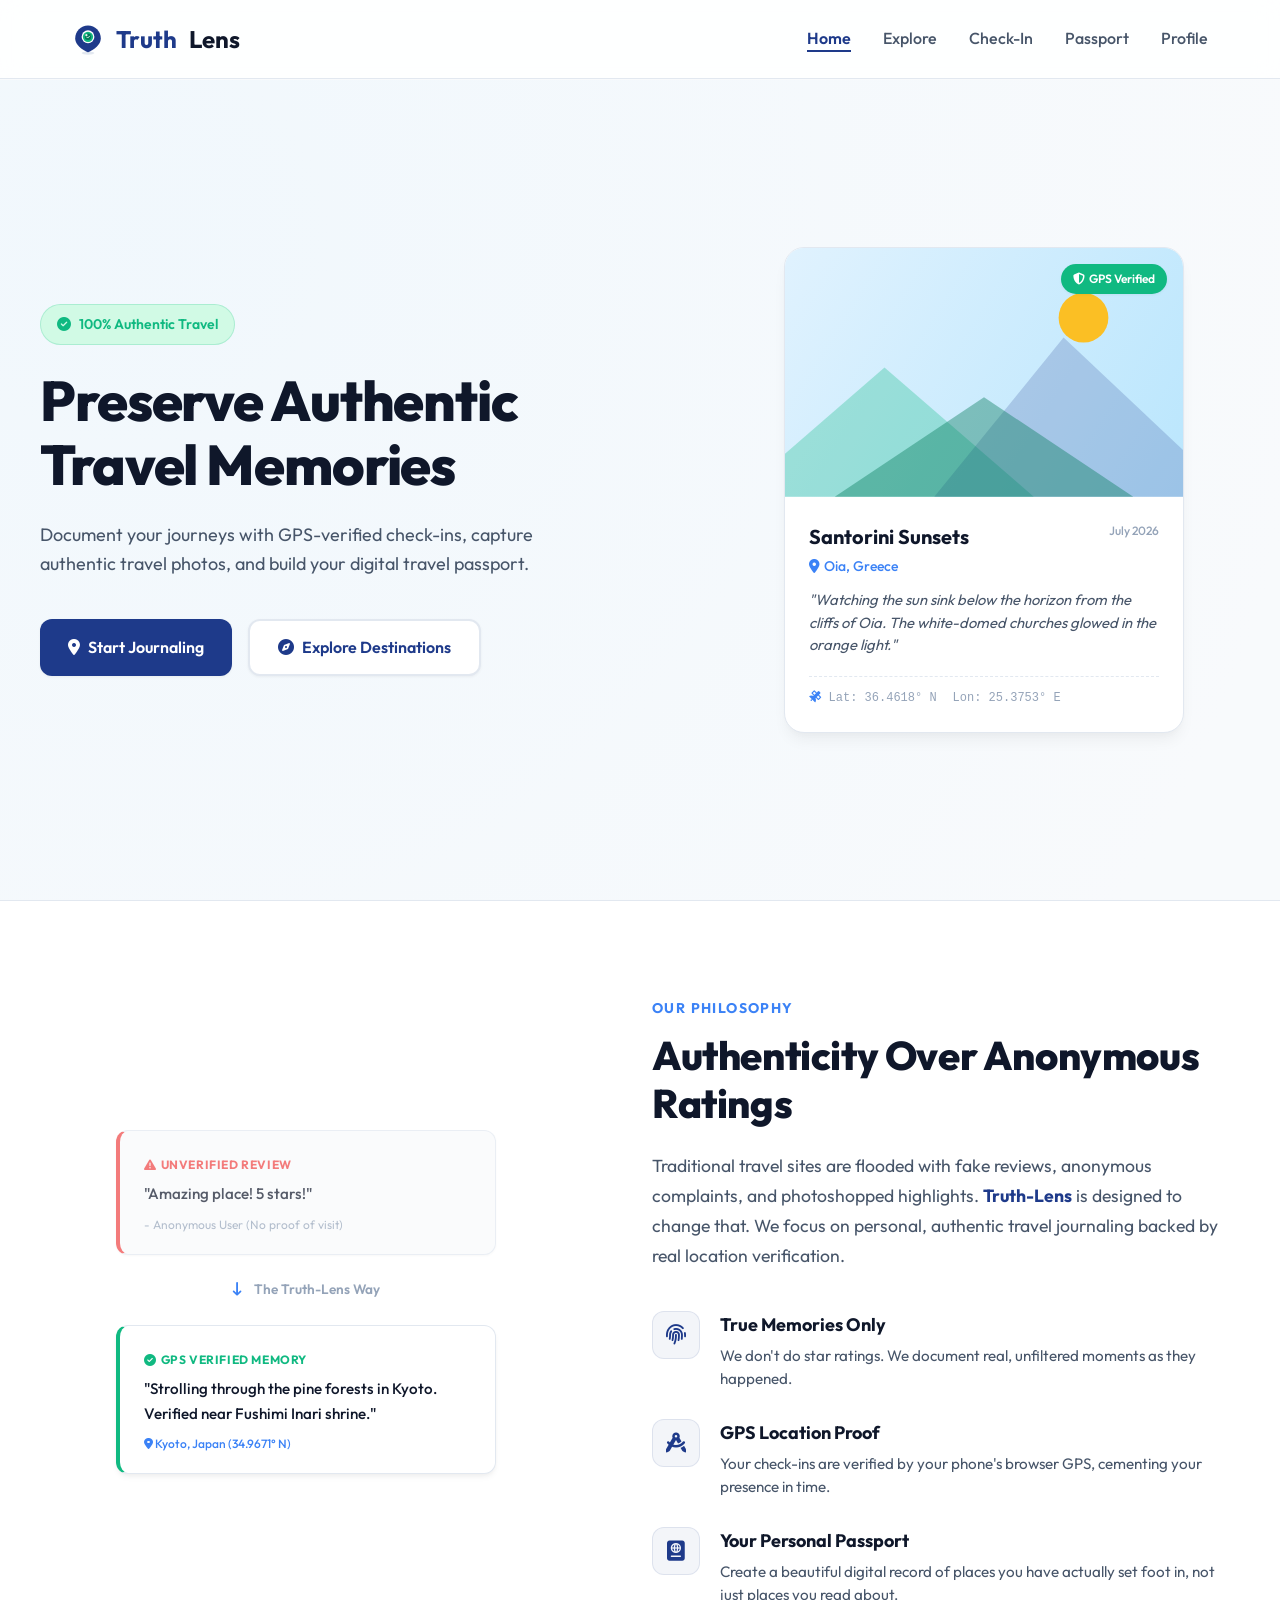
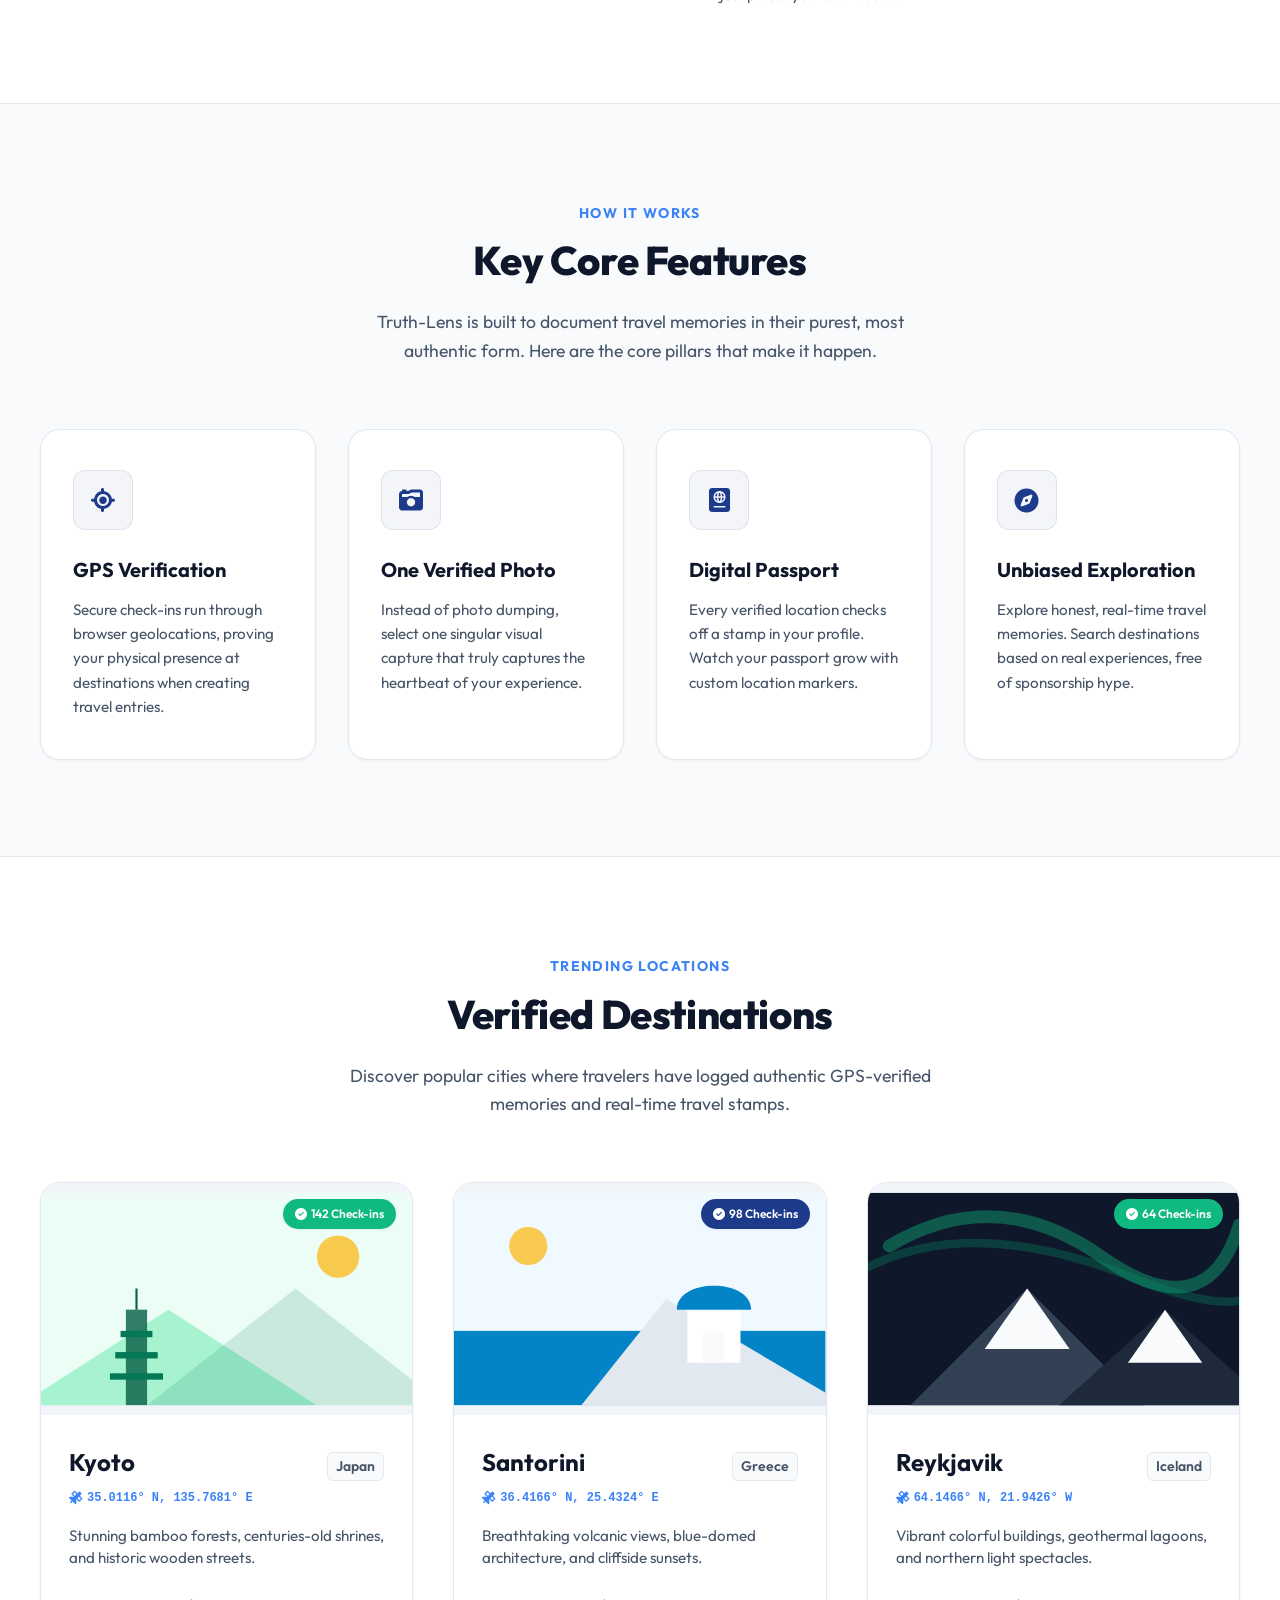
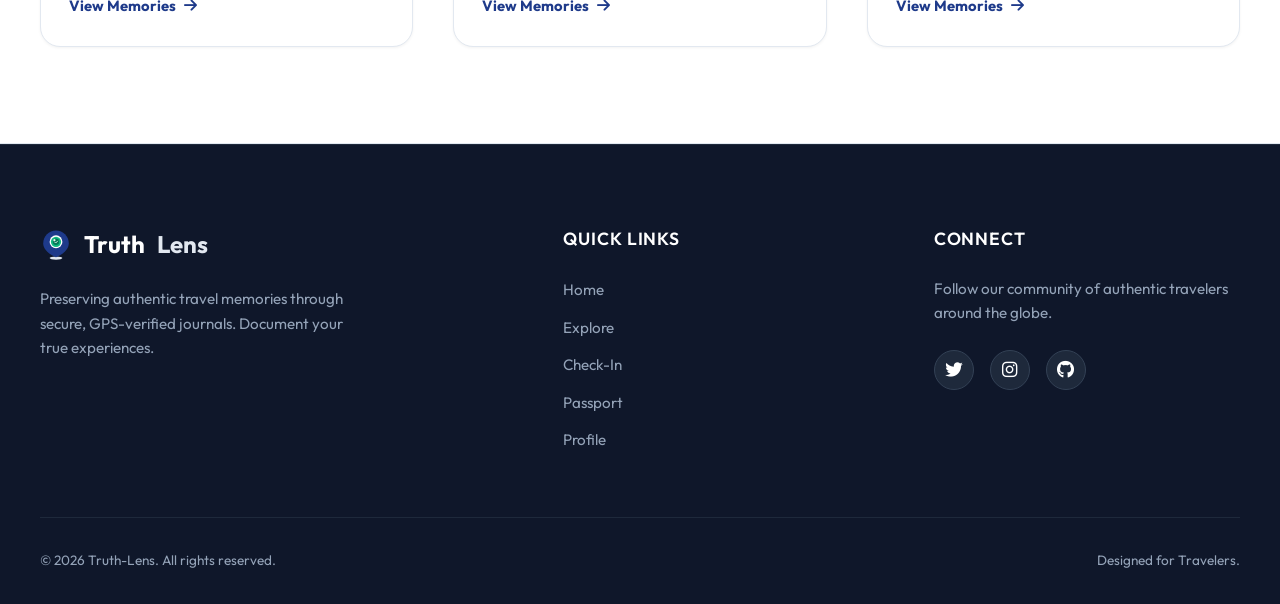
<file: index.html>
<!DOCTYPE html>
<html lang="en">
<head>
    <meta charset="UTF-8">
    <meta name="viewport" content="width=device-width, initial-scale=1.0">
    <title>Truth-Lens | Verified Travel Memories</title>
    <!-- Font Awesome for Icons -->
    <link rel="stylesheet" href="https://cdnjs.cloudflare.com/ajax/libs/font-awesome/6.4.0/css/all.min.css">
    <!-- Main Stylesheet -->
    <link rel="stylesheet" href="css/style.css">
</head>
<body>

    <!-- Header Navigation -->
    <header class="header">
        <nav class="navbar" aria-label="Main Navigation">
            <a href="index.html" class="nav-logo" id="navLogo">
                <img src="assets/icons/logo.svg" alt="Truth-Lens Logo" class="logo-icon">
                Truth<span>Lens</span>
            </a>
            
            <button class="nav-toggle" id="navToggle" aria-label="Toggle navigation menu" aria-expanded="false">
                <span></span>
                <span></span>
                <span></span>
            </button>
            
            <ul class="nav-menu" id="navMenu">
                <li><a href="index.html" class="nav-link active">Home</a></li>
                <li><a href="explore.html" class="nav-link">Explore</a></li>
                <li><a href="checkin.html" class="nav-link">Check-In</a></li>
                <li><a href="passport.html" class="nav-link">Passport</a></li>
                <li><a href="profile.html" class="nav-link">Profile</a></li>
            </ul>
        </nav>
    </header>

    <!-- Main Content Area -->
    <main id="main-content">
        <!-- Hero Section -->
        <section class="hero">
            <div class="hero-container">
                <!-- Left Column: Content -->
                <div class="hero-content">
                    <span class="hero-badge"><i class="fa-solid fa-circle-check"></i> 100% Authentic Travel</span>
                    <h1 class="hero-title">Preserve Authentic Travel Memories</h1>
                    <p class="hero-subtitle">Document your journeys with GPS-verified check-ins, capture authentic travel photos, and build your digital travel passport.</p>
                    <div class="hero-actions">
                        <a href="checkin.html" class="btn btn-primary"><i class="fa-solid fa-location-dot"></i> Start Journaling</a>
                        <a href="explore.html" class="btn btn-secondary"><i class="fa-solid fa-compass"></i> Explore Destinations</a>
                    </div>
                </div>
                <!-- Right Column: Interactive Card Mockup -->
                <div class="hero-visual">
                    <div class="mock-card">
                        <div class="mock-card-image">
                            <!-- SVG placeholder for a beautiful travel destination -->
                            <svg viewBox="0 0 400 250" fill="none" xmlns="http://www.w3.org/2000/svg">
                                <rect width="400" height="250" fill="url(#bg-gradient)"/>
                                <!-- Abstract mountains/hills -->
                                <path d="M-50 250 L100 120 L250 250 Z" fill="#10B981" opacity="0.3"/>
                                <path d="M150 250 L280 90 L450 250 Z" fill="#1E3A8A" opacity="0.2"/>
                                <path d="M50 250 L200 150 L350 250 Z" fill="#047857" opacity="0.4"/>
                                <!-- Sun -->
                                <circle cx="300" cy="70" r="25" fill="#FBBF24"/>
                                <defs>
                                    <linearGradient id="bg-gradient" x1="0" y1="0" x2="400" y2="250" gradientUnits="userSpaceOnUse">
                                        <stop stop-color="#E0F2FE"/>
                                        <stop offset="1" stop-color="#BAE6FD"/>
                                    </linearGradient>
                                </defs>
                            </svg>
                            <span class="mock-badge"><i class="fa-solid fa-shield-halved"></i> GPS Verified</span>
                        </div>
                        <div class="mock-card-body">
                            <div class="mock-card-header">
                                <div>
                                    <h3 class="mock-card-title">Santorini Sunsets</h3>
                                    <p class="mock-card-location"><i class="fa-solid fa-location-dot"></i> Oia, Greece</p>
                                </div>
                                <div class="mock-card-date">July 2026</div>
                            </div>
                            <p class="mock-card-text">"Watching the sun sink below the horizon from the cliffs of Oia. The white-domed churches glowed in the orange light."</p>
                            <div class="mock-card-coords">
                                <span><i class="fa-solid fa-satellite"></i> Lat: 36.4618° N</span>
                                <span>Lon: 25.3753° E</span>
                            </div>
                        </div>
                    </div>
                </div>
            </div>
        </section>

        <!-- About Section -->
        <section class="about" id="about">
            <div class="about-container">
                <!-- Left Column: Comparison Visual Mockup -->
                <div class="about-visual">
                    <div class="comparison-container">
                        <!-- Unverified Post Mockup -->
                        <div class="comparison-card unverified">
                            <div class="comp-badge-danger"><i class="fa-solid fa-triangle-exclamation"></i> Unverified Review</div>
                            <p class="comp-text">"Amazing place! 5 stars!"</p>
                            <span class="comp-meta">- Anonymous User (No proof of visit)</span>
                        </div>
                        
                        <!-- Connection Line (Visual Indicator) -->
                        <div class="comparison-arrow">
                            <i class="fa-solid fa-arrow-down-long"></i>
                            <span>The Truth-Lens Way</span>
                        </div>
                        
                        <!-- Verified Post Mockup -->
                        <div class="comparison-card verified">
                            <div class="comp-badge-success"><i class="fa-solid fa-circle-check"></i> GPS Verified Memory</div>
                            <p class="comp-text">"Strolling through the pine forests in Kyoto. Verified near Fushimi Inari shrine."</p>
                            <span class="comp-meta"><i class="fa-solid fa-location-dot"></i> Kyoto, Japan (34.9671° N)</span>
                        </div>
                    </div>
                </div>
                
                <!-- Right Column: Content copy -->
                <div class="about-content">
                    <span class="section-tag">Our Philosophy</span>
                    <h2 class="section-title">Authenticity Over Anonymous Ratings</h2>
                    <p class="section-desc">
                        Traditional travel sites are flooded with fake reviews, anonymous complaints, and photoshopped highlights. 
                        <strong>Truth-Lens</strong> is designed to change that. We focus on personal, authentic travel journaling backed by real location verification.
                    </p>
                    
                    <ul class="about-pillars">
                        <li class="about-pillar">
                            <div class="pillar-icon"><i class="fa-solid fa-fingerprint"></i></div>
                            <div class="pillar-text">
                                <h3>True Memories Only</h3>
                                <p>We don't do star ratings. We document real, unfiltered moments as they happened.</p>
                            </div>
                        </li>
                        <li class="about-pillar">
                            <div class="pillar-icon"><i class="fa-solid fa-compass-drafting"></i></div>
                            <div class="pillar-text">
                                <h3>GPS Location Proof</h3>
                                <p>Your check-ins are verified by your phone's browser GPS, cementing your presence in time.</p>
                            </div>
                        </li>
                        <li class="about-pillar">
                            <div class="pillar-icon"><i class="fa-solid fa-passport"></i></div>
                            <div class="pillar-text">
                                <h3>Your Personal Passport</h3>
                                <p>Create a beautiful digital record of places you have actually set foot in, not just places you read about.</p>
                            </div>
                        </li>
                    </ul>
                </div>
            </div>
        </section>

        <!-- Features Section -->
        <section class="features" id="features">
            <div class="features-container">
                <div class="features-header">
                    <span class="section-tag">How it works</span>
                    <h2 class="section-title">Key Core Features</h2>
                    <p class="features-lead">Truth-Lens is built to document travel memories in their purest, most authentic form. Here are the core pillars that make it happen.</p>
                </div>
                
                <div class="features-grid">
                    <!-- Feature Card 1 -->
                    <div class="feature-card">
                        <div class="feature-icon"><i class="fa-solid fa-location-crosshairs"></i></div>
                        <h3 class="feature-card-title">GPS Verification</h3>
                        <p class="feature-card-text">Secure check-ins run through browser geolocations, proving your physical presence at destinations when creating travel entries.</p>
                    </div>
                    
                    <!-- Feature Card 2 -->
                    <div class="feature-card">
                        <div class="feature-icon"><i class="fa-solid fa-camera-retro"></i></div>
                        <h3 class="feature-card-title">One Verified Photo</h3>
                        <p class="feature-card-text">Instead of photo dumping, select one singular visual capture that truly captures the heartbeat of your experience.</p>
                    </div>
                    
                    <!-- Feature Card 3 -->
                    <div class="feature-card">
                        <div class="feature-icon"><i class="fa-solid fa-passport"></i></div>
                        <h3 class="feature-card-title">Digital Passport</h3>
                        <p class="feature-card-text">Every verified location checks off a stamp in your profile. Watch your passport grow with custom location markers.</p>
                    </div>
                    
                    <!-- Feature Card 4 -->
                    <div class="feature-card">
                        <div class="feature-icon"><i class="fa-solid fa-compass"></i></div>
                        <h3 class="feature-card-title">Unbiased Exploration</h3>
                        <p class="feature-card-text">Explore honest, real-time travel memories. Search destinations based on real experiences, free of sponsorship hype.</p>
                    </div>
                </div>
        </section>

        <!-- Popular Destinations Section -->
        <section class="destinations" id="destinations">
            <div class="destinations-container">
                <div class="destinations-header">
                    <span class="section-tag">Trending Locations</span>
                    <h2 class="section-title">Verified Destinations</h2>
                    <p class="destinations-lead">Discover popular cities where travelers have logged authentic GPS-verified memories and real-time travel stamps.</p>
                </div>
                
                <div class="destinations-grid">
                    <!-- Destination Card 1 - Kyoto -->
                    <div class="destination-card">
                        <div class="destination-img-wrapper">
                            <!-- Abstract SVG Illustration of Kyoto pagoda & sun -->
                            <svg viewBox="0 0 350 200" fill="none" xmlns="http://www.w3.org/2000/svg">
                                <rect width="350" height="200" fill="#ECFDF5"/>
                                <!-- Sun -->
                                <circle cx="280" cy="60" r="20" fill="#FBBF24" opacity="0.8"/>
                                <!-- Silhouette hills -->
                                <path d="M-20 200 L120 110 L260 200 Z" fill="#A7F3D0"/>
                                <path d="M100 200 L240 90 L380 200 Z" fill="#047857" opacity="0.15"/>
                                <!-- Pagoda simplified shapes -->
                                <rect x="80" y="110" width="20" height="90" fill="#065F46" opacity="0.8"/>
                                <rect x="75" y="130" width="30" height="6" fill="#047857"/>
                                <rect x="70" y="150" width="40" height="6" fill="#047857"/>
                                <rect x="65" y="170" width="50" height="6" fill="#047857"/>
                                <path d="M90 90 L90 110" stroke="#065F46" stroke-width="2"/>
                            </svg>
                            <span class="destination-badge"><i class="fa-solid fa-circle-check"></i> 142 Check-ins</span>
                        </div>
                        <div class="destination-body">
                            <div class="destination-meta">
                                <span class="destination-name">Kyoto</span>
                                <span class="destination-country">Japan</span>
                            </div>
                            <p class="destination-coords"><i class="fa-solid fa-satellite"></i> 35.0116° N, 135.7681° E</p>
                            <p class="destination-desc">Stunning bamboo forests, centuries-old shrines, and historic wooden streets.</p>
                            <a href="explore.html?query=kyoto" class="btn-destination-link">View Memories <i class="fa-solid fa-arrow-right"></i></a>
                        </div>
                    </div>
                    
                    <!-- Destination Card 2 - Santorini -->
                    <div class="destination-card">
                        <div class="destination-img-wrapper">
                            <!-- Abstract SVG Illustration of Santorini white dome & sea -->
                            <svg viewBox="0 0 350 200" fill="none" xmlns="http://www.w3.org/2000/svg">
                                <rect width="350" height="200" fill="#F0F9FF"/>
                                <!-- Sun -->
                                <circle cx="70" cy="50" r="18" fill="#FBBF24" opacity="0.8"/>
                                <!-- Sea background -->
                                <rect y="130" width="350" height="70" fill="#0284C7"/>
                                <!-- White houses cliffs -->
                                <path d="M120 200 L200 100 L370 200 Z" fill="#E2E8F0"/>
                                <rect x="220" y="110" width="50" height="50" fill="#FFFFFF"/>
                                <path d="M210 110 C210 80 280 80 280 110 Z" fill="#0284C7"/>
                                <rect x="235" y="130" width="20" height="30" fill="#F8FAFC"/>
                            </svg>
                            <span class="destination-badge"><i class="fa-solid fa-circle-check"></i> 98 Check-ins</span>
                        </div>
                        <div class="destination-body">
                            <div class="destination-meta">
                                <span class="destination-name">Santorini</span>
                                <span class="destination-country">Greece</span>
                            </div>
                            <p class="destination-coords"><i class="fa-solid fa-satellite"></i> 36.4166° N, 25.4324° E</p>
                            <p class="destination-desc">Breathtaking volcanic views, blue-domed architecture, and cliffside sunsets.</p>
                            <a href="explore.html?query=santorini" class="btn-destination-link">View Memories <i class="fa-solid fa-arrow-right"></i></a>
                        </div>
                    </div>
                    
                    <!-- Destination Card 3 - Reykjavik -->
                    <div class="destination-card">
                        <div class="destination-img-wrapper">
                            <!-- Abstract SVG Illustration of Aurora & mountains -->
                            <svg viewBox="0 0 350 200" fill="none" xmlns="http://www.w3.org/2000/svg">
                                <rect width="350" height="200" fill="#0F172A"/>
                                <!-- Aurora glow green -->
                                <path d="M20 50 Q120 -10 220 60 T350 30" stroke="#10B981" stroke-width="12" fill="none" opacity="0.4" stroke-linecap="round"/>
                                <path d="M0 70 Q100 20 250 80 T380 40" stroke="#059669" stroke-width="8" fill="none" opacity="0.3" stroke-linecap="round"/>
                                <!-- Snowy Mountains -->
                                <path d="M40 200 L150 90 L260 200 Z" fill="#334155"/>
                                <path d="M110 147 L150 90 L190 147 Z" fill="#F8FAFC"/>
                                <path d="M180 200 L280 110 L380 200 Z" fill="#1E293B"/>
                                <path d="M245 160 L280 110 L315 160 Z" fill="#F8FAFC"/>
                            </svg>
                            <span class="destination-badge"><i class="fa-solid fa-circle-check"></i> 64 Check-ins</span>
                        </div>
                        <div class="destination-body">
                            <div class="destination-meta">
                                <span class="destination-name">Reykjavik</span>
                                <span class="destination-country">Iceland</span>
                            </div>
                            <p class="destination-coords"><i class="fa-solid fa-satellite"></i> 64.1466° N, 21.9426° W</p>
                            <p class="destination-desc">Vibrant colorful buildings, geothermal lagoons, and northern light spectacles.</p>
                            <a href="explore.html?query=reykjavik" class="btn-destination-link">View Memories <i class="fa-solid fa-arrow-right"></i></a>
                        </div>
                    </div>
                </div>
            </div>
        </section>
    </main>

    <!-- Footer -->
    <footer class="footer">
        <div class="footer-container">
            <!-- Brand Column -->
            <div class="footer-col brand-col">
                <a href="index.html" class="footer-logo">
                    <img src="assets/icons/logo.svg" alt="Truth-Lens Logo" class="logo-icon">
                    Truth<span>Lens</span>
                </a>
                <p class="footer-tagline">Preserving authentic travel memories through secure, GPS-verified journals. Document your true experiences.</p>
            </div>
            
            <!-- Links Column -->
            <div class="footer-col links-col">
                <h4 class="footer-title">Quick Links</h4>
                <ul class="footer-links">
                    <li><a href="index.html">Home</a></li>
                    <li><a href="explore.html">Explore</a></li>
                    <li><a href="checkin.html">Check-In</a></li>
                    <li><a href="passport.html">Passport</a></li>
                    <li><a href="profile.html">Profile</a></li>
                </ul>
            </div>
            
            <!-- Socials Column -->
            <div class="footer-col socials-col">
                <h4 class="footer-title">Connect</h4>
                <p class="footer-social-text">Follow our community of authentic travelers around the globe.</p>
                <div class="footer-socials">
                    <a href="https://twitter.com" target="_blank" aria-label="Twitter"><i class="fa-brands fa-twitter"></i></a>
                    <a href="https://instagram.com" target="_blank" aria-label="Instagram"><i class="fa-brands fa-instagram"></i></a>
                    <a href="https://github.com" target="_blank" aria-label="GitHub"><i class="fa-brands fa-github"></i></a>
                </div>
            </div>
        </div>
        
        <div class="footer-bottom">
            <div class="footer-bottom-content">
                <p>&copy; 2026 Truth-Lens. All rights reserved.</p>
                <p>Designed for Travelers.</p>
            </div>
        </div>
    </footer>

    <!-- Main JavaScript Logic -->
    <script src="js/script.js"></script>
</body>
</html>
</file>
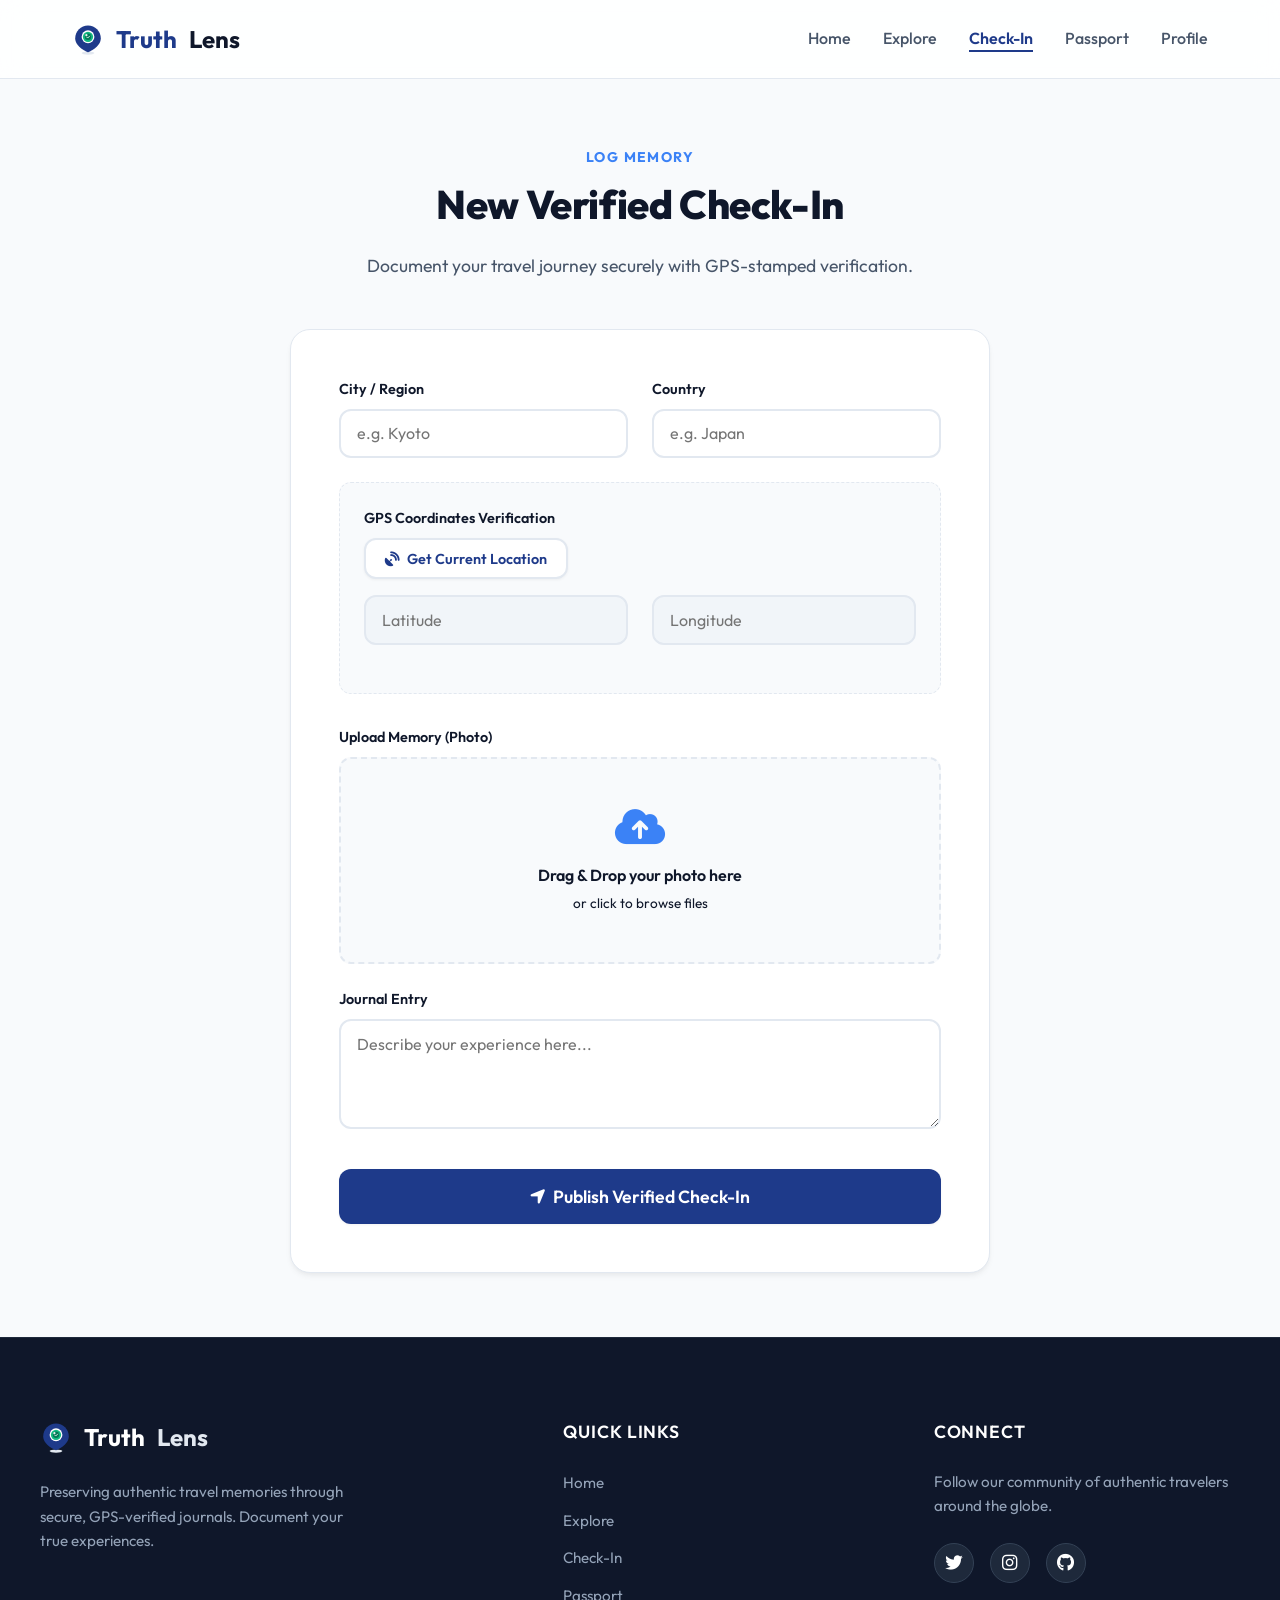
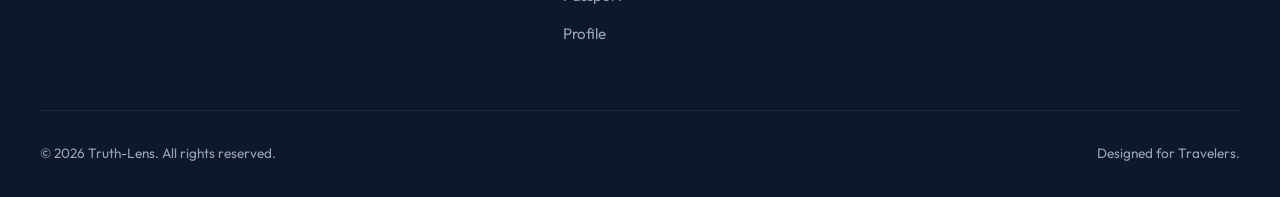
<file: checkin.html>
<!DOCTYPE html>
<html lang="en">
<head>
    <meta charset="UTF-8">
    <meta name="viewport" content="width=device-width, initial-scale=1.0">
    <title>Verified Check-In | Truth-Lens</title>
    <!-- Font Awesome for Icons -->
    <link rel="stylesheet" href="https://cdnjs.cloudflare.com/ajax/libs/font-awesome/6.4.0/css/all.min.css">
    <!-- Main Stylesheet -->
    <link rel="stylesheet" href="css/style.css">
</head>
<body>

    <!-- Header Navigation -->
    <header class="header">
        <nav class="navbar" aria-label="Main Navigation">
            <a href="index.html" class="nav-logo" id="navLogo">
                <img src="assets/icons/logo.svg" alt="Truth-Lens Logo" class="logo-icon">
                Truth<span>Lens</span>
            </a>
            
            <button class="nav-toggle" id="navToggle" aria-label="Toggle navigation menu" aria-expanded="false">
                <span></span>
                <span></span>
                <span></span>
            </button>
            
            <ul class="nav-menu" id="navMenu">
                <li><a href="index.html" class="nav-link">Home</a></li>
                <li><a href="explore.html" class="nav-link">Explore</a></li>
                <li><a href="checkin.html" class="nav-link active">Check-In</a></li>
                <li><a href="passport.html" class="nav-link">Passport</a></li>
                <li><a href="profile.html" class="nav-link">Profile</a></li>
            </ul>
        </nav>
    </header>

    <!-- Main Content Area -->
    <main id="main-content" class="checkin-page">
        <section class="checkin-section">
            <div class="checkin-header">
                <span class="section-tag">Log Memory</span>
                <h1 class="section-title">New Verified Check-In</h1>
                <p class="explore-subtitle">Document your travel journey securely with GPS-stamped verification.</p>
            </div>

            <div class="checkin-container">
                <div class="checkin-card">
                    <form id="checkinForm" class="checkin-form">
                        
                        <!-- Location Inputs -->
                        <div class="form-row">
                            <div class="form-group half">
                                <label for="checkinCity">City / Region</label>
                                <input type="text" id="checkinCity" placeholder="e.g. Kyoto" required>
                            </div>
                            <div class="form-group half">
                                <label for="checkinCountry">Country</label>
                                <input type="text" id="checkinCountry" placeholder="e.g. Japan" required>
                            </div>
                        </div>

                        <!-- GPS Verification -->
                        <div class="form-group gps-group-container">
                            <label>GPS Coordinates Verification</label>
                            <div class="gps-actions">
                                <button type="button" id="btnGetLocation" class="btn btn-secondary">
                                    <i class="fa-solid fa-satellite-dish"></i> Get Current Location
                                </button>
                                <span id="gpsStatus" class="gps-status"></span>
                            </div>
                            <div class="form-row gps-readouts">
                                <div class="form-group half">
                                    <input type="text" id="gpsLat" placeholder="Latitude" readonly class="readonly-input">
                                </div>
                                <div class="form-group half">
                                    <input type="text" id="gpsLng" placeholder="Longitude" readonly class="readonly-input">
                                </div>
                            </div>
                        </div>

                        <!-- Photo Upload Mock -->
                        <div class="form-group">
                            <label>Upload Memory (Photo)</label>
                            <div class="upload-box" id="uploadBox">
                                <i class="fa-solid fa-cloud-arrow-up upload-icon"></i>
                                <span>Drag & Drop your photo here</span>
                                <span class="upload-subtext">or click to browse files</span>
                            </div>
                        </div>

                        <!-- Journal Entry -->
                        <div class="form-group">
                            <label for="checkinNotes">Journal Entry</label>
                            <textarea id="checkinNotes" rows="4" placeholder="Describe your experience here..." required></textarea>
                        </div>

                        <!-- Submit Button -->
                        <button type="button" id="btnSubmitCheckin" class="btn btn-primary submit-checkin-btn">
                            <i class="fa-solid fa-location-arrow"></i> Publish Verified Check-In
                        </button>
                    </form>
                </div>
            </div>
        </section>
    </main>

    <!-- Footer -->
    <footer class="footer">
        <div class="footer-container">
            <!-- Brand Column -->
            <div class="footer-col brand-col">
                <a href="index.html" class="footer-logo">
                    <img src="assets/icons/logo.svg" alt="Truth-Lens Logo" class="logo-icon">
                    Truth<span>Lens</span>
                </a>
                <p class="footer-tagline">Preserving authentic travel memories through secure, GPS-verified journals. Document your true experiences.</p>
            </div>
            
            <!-- Links Column -->
            <div class="footer-col links-col">
                <h4 class="footer-title">Quick Links</h4>
                <ul class="footer-links">
                    <li><a href="index.html">Home</a></li>
                    <li><a href="explore.html">Explore</a></li>
                    <li><a href="checkin.html">Check-In</a></li>
                    <li><a href="passport.html">Passport</a></li>
                    <li><a href="profile.html">Profile</a></li>
                </ul>
            </div>
            
            <!-- Socials Column -->
            <div class="footer-col socials-col">
                <h4 class="footer-title">Connect</h4>
                <p class="footer-social-text">Follow our community of authentic travelers around the globe.</p>
                <div class="footer-socials">
                    <a href="https://twitter.com" target="_blank" aria-label="Twitter"><i class="fa-brands fa-twitter"></i></a>
                    <a href="https://instagram.com" target="_blank" aria-label="Instagram"><i class="fa-brands fa-instagram"></i></a>
                    <a href="https://github.com" target="_blank" aria-label="GitHub"><i class="fa-brands fa-github"></i></a>
                </div>
            </div>
        </div>
        
        <div class="footer-bottom">
            <div class="footer-bottom-content">
                <p>&copy; 2026 Truth-Lens. All rights reserved.</p>
                <p>Designed for Travelers.</p>
            </div>
        </div>
    </footer>

    <!-- Main JavaScript Logic -->
    <script src="js/script.js"></script>
</body>
</html>
</file>
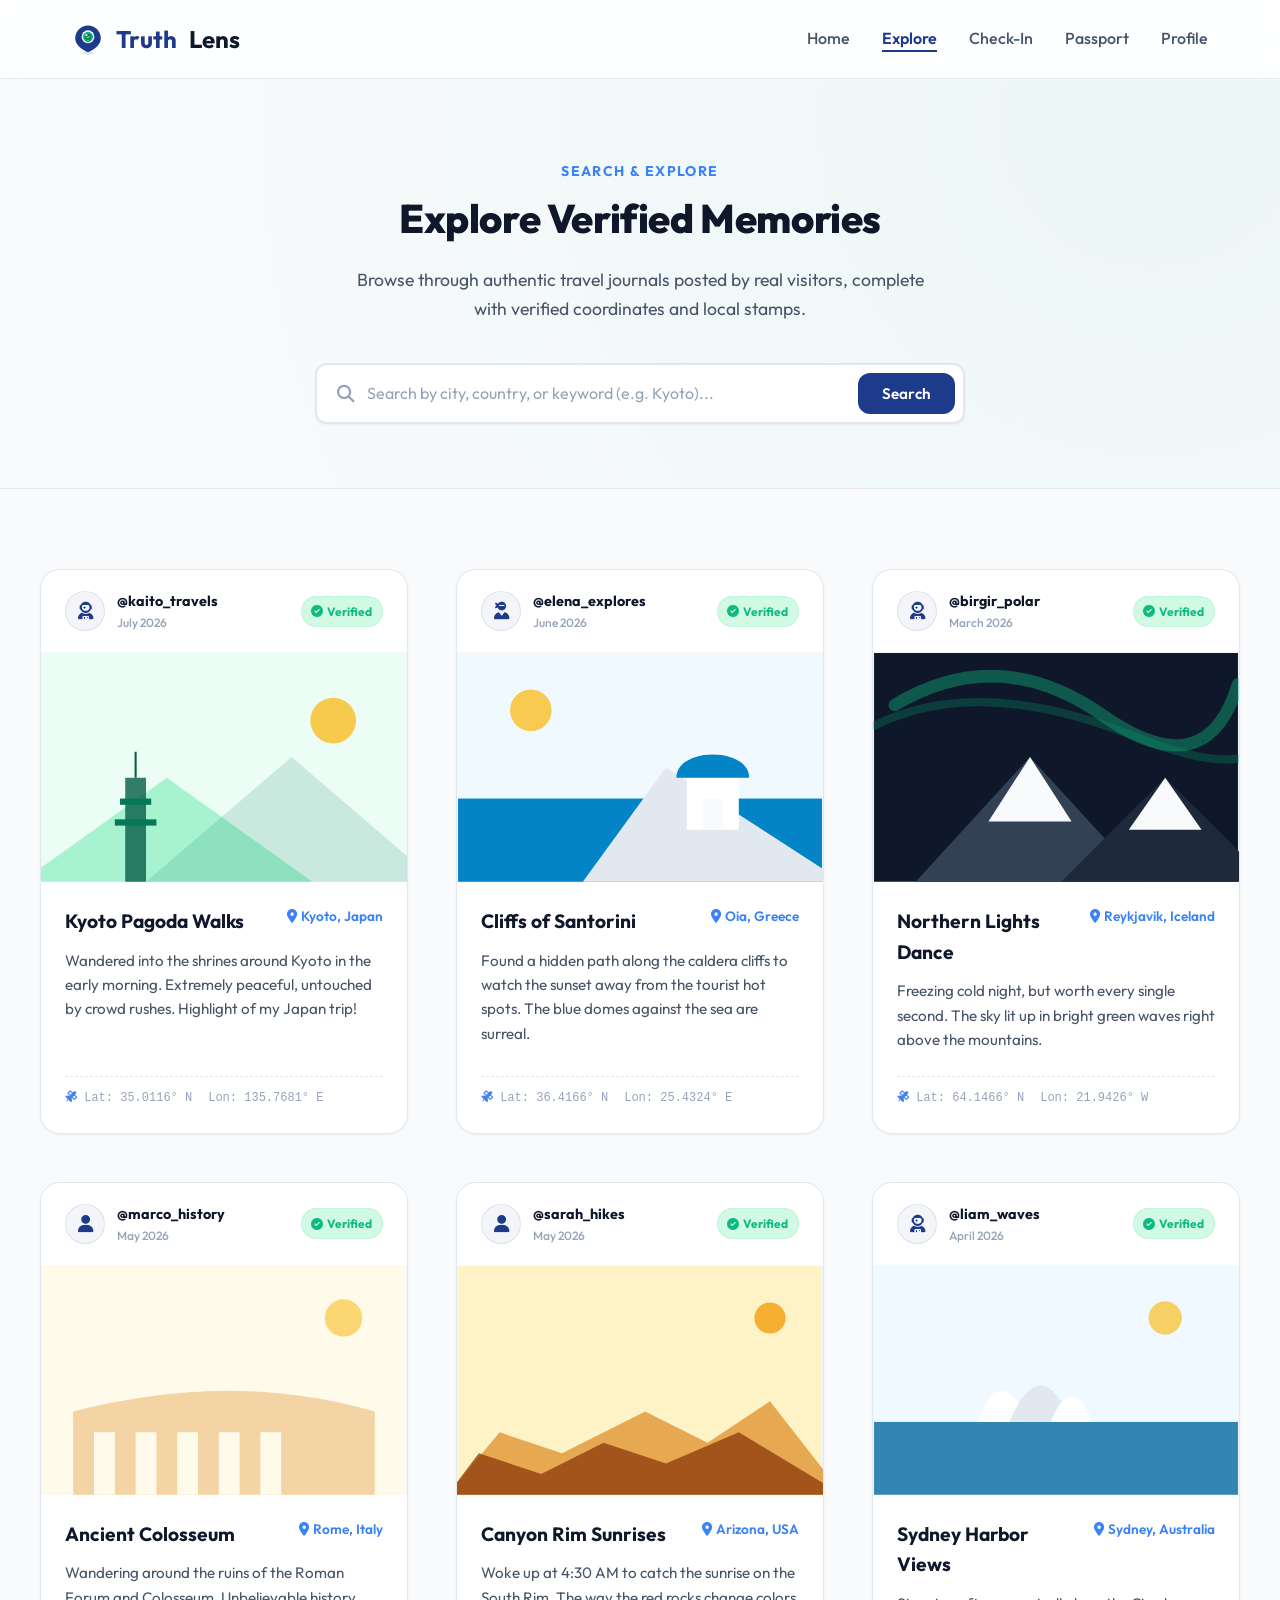
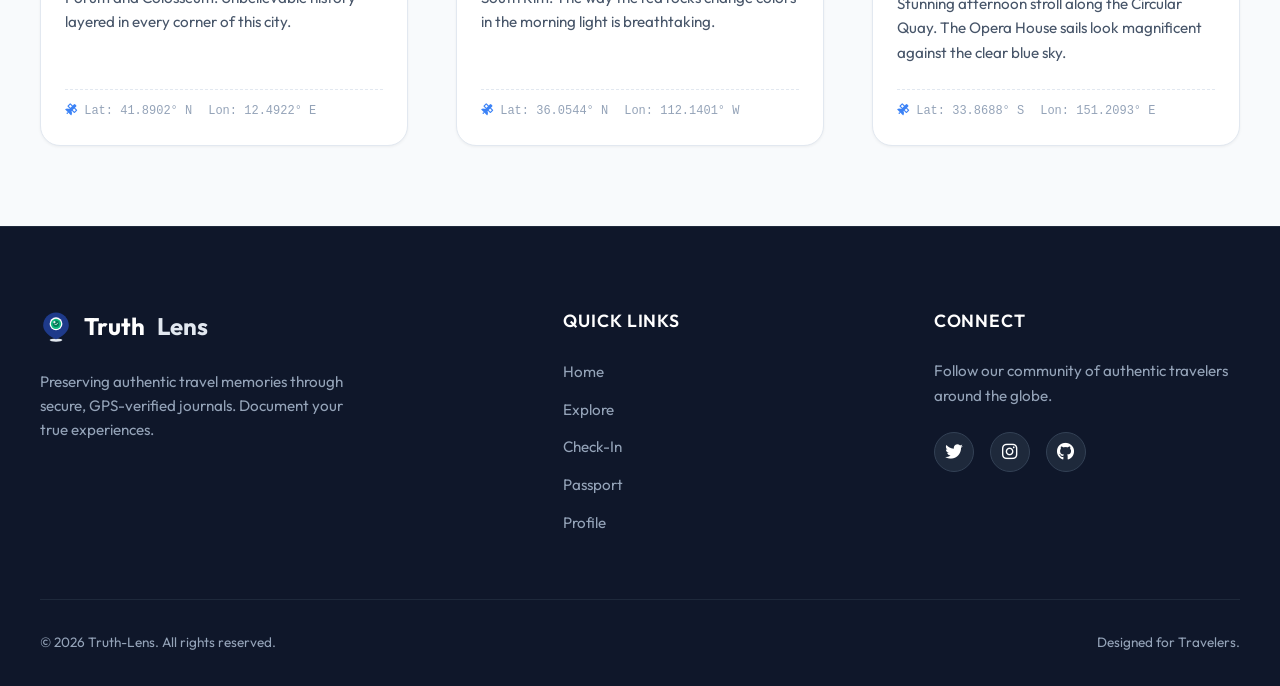
<file: explore.html>
<!DOCTYPE html>
<html lang="en">
<head>
    <meta charset="UTF-8">
    <meta name="viewport" content="width=device-width, initial-scale=1.0">
    <title>Explore Destinations | Truth-Lens</title>
    <!-- Font Awesome for Icons -->
    <link rel="stylesheet" href="https://cdnjs.cloudflare.com/ajax/libs/font-awesome/6.4.0/css/all.min.css">
    <!-- Main Stylesheet -->
    <link rel="stylesheet" href="css/style.css">
</head>
<body>

    <!-- Header Navigation -->
    <header class="header">
        <nav class="navbar" aria-label="Main Navigation">
            <a href="index.html" class="nav-logo" id="navLogo">
                <img src="assets/icons/logo.svg" alt="Truth-Lens Logo" class="logo-icon">
                Truth<span>Lens</span>
            </a>
            
            <button class="nav-toggle" id="navToggle" aria-label="Toggle navigation menu" aria-expanded="false">
                <span></span>
                <span></span>
                <span></span>
            </button>
            
            <ul class="nav-menu" id="navMenu">
                <li><a href="index.html" class="nav-link">Home</a></li>
                <li><a href="explore.html" class="nav-link active">Explore</a></li>
                <li><a href="checkin.html" class="nav-link">Check-In</a></li>
                <li><a href="passport.html" class="nav-link">Passport</a></li>
                <li><a href="profile.html" class="nav-link">Profile</a></li>
            </ul>
        </nav>
    </header>

    <!-- Main Content Area -->
    <main id="main-content">
        <!-- Explore Hero Area -->
        <section class="explore-hero">
            <div class="explore-hero-container">
                <span class="section-tag">Search & Explore</span>
                <h1 class="section-title">Explore Verified Memories</h1>
                <p class="explore-subtitle">Browse through authentic travel journals posted by real visitors, complete with verified coordinates and local stamps.</p>
                
                <!-- Search Bar Container -->
                <div class="search-container">
                    <div class="search-bar-wrapper">
                        <i class="fa-solid fa-magnifying-glass search-icon"></i>
                        <input type="text" id="searchInput" placeholder="Search by city, country, or keyword (e.g. Kyoto)..." aria-label="Search Destinations">
                        <button id="searchButton" class="btn btn-primary">Search</button>
                    </div>
                </div>
            </div>
        </section>

        <!-- Explore Grid Section -->
        <section class="explore-feed">
            <div class="explore-feed-container">
                <div class="explore-grid" id="exploreGrid">
                    
                    <!-- Card 1: Kyoto -->
                    <div class="explore-card" data-location="kyoto japan bamboo temple">
                        <div class="explore-card-header">
                            <div class="traveler-avatar"><i class="fa-solid fa-user-astronaut"></i></div>
                            <div class="traveler-info">
                                <span class="traveler-username">@kaito_travels</span>
                                <span class="traveler-date">July 2026</span>
                            </div>
                            <span class="explore-badge-verified"><i class="fa-solid fa-circle-check"></i> Verified</span>
                        </div>
                        <div class="explore-card-img">
                            <svg viewBox="0 0 350 220" fill="none" xmlns="http://www.w3.org/2000/svg">
                                <rect width="350" height="220" fill="#ECFDF5"/>
                                <circle cx="280" cy="65" r="22" fill="#FBBF24" opacity="0.8"/>
                                <path d="M-20 220 L120 120 L260 220 Z" fill="#A7F3D0"/>
                                <path d="M100 220 L240 100 L380 220 Z" fill="#047857" opacity="0.15"/>
                                <rect x="80" y="120" width="20" height="100" fill="#065F46" opacity="0.8"/>
                                <rect x="75" y="140" width="30" height="6" fill="#047857"/>
                                <rect x="70" y="160" width="40" height="6" fill="#047857"/>
                                <path d="M90 95 L90 120" stroke="#065F46" stroke-width="2"/>
                            </svg>
                        </div>
                        <div class="explore-card-body">
                            <div class="explore-card-meta">
                                <h3 class="explore-card-title">Kyoto Pagoda Walks</h3>
                                <span class="explore-card-location"><i class="fa-solid fa-location-dot"></i> Kyoto, Japan</span>
                            </div>
                            <p class="explore-card-text">Wandered into the shrines around Kyoto in the early morning. Extremely peaceful, untouched by crowd rushes. Highlight of my Japan trip!</p>
                            <div class="explore-card-coords">
                                <span><i class="fa-solid fa-satellite"></i> Lat: 35.0116° N</span>
                                <span>Lon: 135.7681° E</span>
                            </div>
                        </div>
                    </div>

                    <!-- Card 2: Santorini -->
                    <div class="explore-card" data-location="santorini greece sea white dome sunset">
                        <div class="explore-card-header">
                            <div class="traveler-avatar"><i class="fa-solid fa-user-ninja"></i></div>
                            <div class="traveler-info">
                                <span class="traveler-username">@elena_explores</span>
                                <span class="traveler-date">June 2026</span>
                            </div>
                            <span class="explore-badge-verified"><i class="fa-solid fa-circle-check"></i> Verified</span>
                        </div>
                        <div class="explore-card-img">
                            <svg viewBox="0 0 350 220" fill="none" xmlns="http://www.w3.org/2000/svg">
                                <rect width="350" height="220" fill="#F0F9FF"/>
                                <circle cx="70" cy="55" r="20" fill="#FBBF24" opacity="0.8"/>
                                <rect y="140" width="350" height="80" fill="#0284C7"/>
                                <path d="M120 220 L200 110 L370 220 Z" fill="#E2E8F0"/>
                                <rect x="220" y="120" width="50" height="50" fill="#FFFFFF"/>
                                <path d="M210 120 C210 90 280 90 280 120 Z" fill="#0284C7"/>
                                <rect x="235" y="140" width="20" height="30" fill="#F8FAFC"/>
                            </svg>
                        </div>
                        <div class="explore-card-body">
                            <div class="explore-card-meta">
                                <h3 class="explore-card-title">Cliffs of Santorini</h3>
                                <span class="explore-card-location"><i class="fa-solid fa-location-dot"></i> Oia, Greece</span>
                            </div>
                            <p class="explore-card-text">Found a hidden path along the caldera cliffs to watch the sunset away from the tourist hot spots. The blue domes against the sea are surreal.</p>
                            <div class="explore-card-coords">
                                <span><i class="fa-solid fa-satellite"></i> Lat: 36.4166° N</span>
                                <span>Lon: 25.4324° E</span>
                            </div>
                        </div>
                    </div>

                    <!-- Card 3: Reykjavik -->
                    <div class="explore-card" data-location="reykjavik iceland aurora mountain winter cold">
                        <div class="explore-card-header">
                            <div class="traveler-avatar"><i class="fa-solid fa-user-astronaut"></i></div>
                            <div class="traveler-info">
                                <span class="traveler-username">@birgir_polar</span>
                                <span class="traveler-date">March 2026</span>
                            </div>
                            <span class="explore-badge-verified"><i class="fa-solid fa-circle-check"></i> Verified</span>
                        </div>
                        <div class="explore-card-img">
                            <svg viewBox="0 0 350 220" fill="none" xmlns="http://www.w3.org/2000/svg">
                                <rect width="350" height="220" fill="#0F172A"/>
                                <path d="M20 50 Q120 -10 220 60 T350 30" stroke="#10B981" stroke-width="12" fill="none" opacity="0.4" stroke-linecap="round"/>
                                <path d="M0 70 Q100 20 250 80 T380 40" stroke="#059669" stroke-width="8" fill="none" opacity="0.3" stroke-linecap="round"/>
                                <path d="M40 220 L150 100 L260 220 Z" fill="#334155"/>
                                <path d="M110 162 L150 100 L190 162 Z" fill="#F8FAFC"/>
                                <path d="M180 220 L280 120 L380 220 Z" fill="#1E293B"/>
                                <path d="M245 170 L280 120 L315 170 Z" fill="#F8FAFC"/>
                            </svg>
                        </div>
                        <div class="explore-card-body">
                            <div class="explore-card-meta">
                                <h3 class="explore-card-title">Northern Lights Dance</h3>
                                <span class="explore-card-location"><i class="fa-solid fa-location-dot"></i> Reykjavik, Iceland</span>
                            </div>
                            <p class="explore-card-text">Freezing cold night, but worth every single second. The sky lit up in bright green waves right above the mountains.</p>
                            <div class="explore-card-coords">
                                <span><i class="fa-solid fa-satellite"></i> Lat: 64.1466° N</span>
                                <span>Lon: 21.9426° W</span>
                            </div>
                        </div>
                    </div>

                    <!-- Card 4: Rome -->
                    <div class="explore-card" data-location="rome italy colosseum ruins cobblestone pasta history">
                        <div class="explore-card-header">
                            <div class="traveler-avatar"><i class="fa-solid fa-user"></i></div>
                            <div class="traveler-info">
                                <span class="traveler-username">@marco_history</span>
                                <span class="traveler-date">May 2026</span>
                            </div>
                            <span class="explore-badge-verified"><i class="fa-solid fa-circle-check"></i> Verified</span>
                        </div>
                        <div class="explore-card-img">
                            <svg viewBox="0 0 350 220" fill="none" xmlns="http://www.w3.org/2000/svg">
                                <rect width="350" height="220" fill="#FFFBEB"/>
                                <circle cx="290" cy="50" r="18" fill="#FBBF24" opacity="0.6"/>
                                <!-- Colosseum silhouette -->
                                <path d="M30 220 L30 140 C30 140 100 120 180 120 C260 120 320 140 320 140 L320 220 Z" fill="#D97706" opacity="0.3"/>
                                <path d="M50 220 L50 160 L70 160 L70 220 Z" fill="#FFFBEB"/>
                                <path d="M90 220 L90 160 L110 160 L110 220 Z" fill="#FFFBEB"/>
                                <path d="M130 220 L130 160 L150 160 L150 220 Z" fill="#FFFBEB"/>
                                <path d="M170 220 L170 160 L190 160 L190 220 Z" fill="#FFFBEB"/>
                                <path d="M210 220 L210 160 L230 160 L230 220 Z" fill="#FFFBEB"/>
                            </svg>
                        </div>
                        <div class="explore-card-body">
                            <div class="explore-card-meta">
                                <h3 class="explore-card-title">Ancient Colosseum</h3>
                                <span class="explore-card-location"><i class="fa-solid fa-location-dot"></i> Rome, Italy</span>
                            </div>
                            <p class="explore-card-text">Wandering around the ruins of the Roman Forum and Colosseum. Unbelievable history layered in every corner of this city.</p>
                            <div class="explore-card-coords">
                                <span><i class="fa-solid fa-satellite"></i> Lat: 41.8902° N</span>
                                <span>Lon: 12.4922° E</span>
                            </div>
                        </div>
                    </div>

                    <!-- Card 5: Grand Canyon -->
                    <div class="explore-card" data-location="grand canyon usa red rock national park canyon hike desert">
                        <div class="explore-card-header">
                            <div class="traveler-avatar"><i class="fa-solid fa-user"></i></div>
                            <div class="traveler-info">
                                <span class="traveler-username">@sarah_hikes</span>
                                <span class="traveler-date">May 2026</span>
                            </div>
                            <span class="explore-badge-verified"><i class="fa-solid fa-circle-check"></i> Verified</span>
                        </div>
                        <div class="explore-card-img">
                            <svg viewBox="0 0 350 220" fill="none" xmlns="http://www.w3.org/2000/svg">
                                <rect width="350" height="220" fill="#FEF3C7"/>
                                <circle cx="300" cy="50" r="15" fill="#F59E0B" opacity="0.8"/>
                                <!-- Canyon orange layers -->
                                <path d="M-10 220 L40 160 L100 180 L180 140 L240 170 L300 130 L370 220 Z" fill="#D97706" opacity="0.6"/>
                                <path d="M-10 220 L20 180 L80 200 L140 170 L200 190 L270 160 L370 220 Z" fill="#92400E" opacity="0.8"/>
                            </svg>
                        </div>
                        <div class="explore-card-body">
                            <div class="explore-card-meta">
                                <h3 class="explore-card-title">Canyon Rim Sunrises</h3>
                                <span class="explore-card-location"><i class="fa-solid fa-location-dot"></i> Arizona, USA</span>
                            </div>
                            <p class="explore-card-text">Woke up at 4:30 AM to catch the sunrise on the South Rim. The way the red rocks change colors in the morning light is breathtaking.</p>
                            <div class="explore-card-coords">
                                <span><i class="fa-solid fa-satellite"></i> Lat: 36.0544° N</span>
                                <span>Lon: 112.1401° W</span>
                            </div>
                        </div>
                    </div>

                    <!-- Card 6: Sydney -->
                    <div class="explore-card" data-location="sydney australia opera house harbor bridge ocean beach surf">
                        <div class="explore-card-header">
                            <div class="traveler-avatar"><i class="fa-solid fa-user-astronaut"></i></div>
                            <div class="traveler-info">
                                <span class="traveler-username">@liam_waves</span>
                                <span class="traveler-date">April 2026</span>
                            </div>
                            <span class="explore-badge-verified"><i class="fa-solid fa-circle-check"></i> Verified</span>
                        </div>
                        <div class="explore-card-img">
                            <svg viewBox="0 0 350 220" fill="none" xmlns="http://www.w3.org/2000/svg">
                                <rect width="350" height="220" fill="#F0F9FF"/>
                                <circle cx="280" cy="50" r="16" fill="#FBBF24" opacity="0.7"/>
                                <!-- Sea -->
                                <rect y="150" width="350" height="70" fill="#0369A1" opacity="0.8"/>
                                <!-- Opera House white sails -->
                                <path d="M100 150 Q120 90 150 150 Z" fill="#FFFFFF"/>
                                <path d="M130 150 Q160 80 190 150 Z" fill="#E2E8F0"/>
                                <path d="M170 150 Q190 100 210 150 Z" fill="#FFFFFF"/>
                            </svg>
                        </div>
                        <div class="explore-card-body">
                            <div class="explore-card-meta">
                                <h3 class="explore-card-title">Sydney Harbor Views</h3>
                                <span class="explore-card-location"><i class="fa-solid fa-location-dot"></i> Sydney, Australia</span>
                            </div>
                            <p class="explore-card-text">Stunning afternoon stroll along the Circular Quay. The Opera House sails look magnificent against the clear blue sky.</p>
                            <div class="explore-card-coords">
                                <span><i class="fa-solid fa-satellite"></i> Lat: 33.8688° S</span>
                                <span>Lon: 151.2093° E</span>
                            </div>
                        </div>
                    </div>

                </div>
            </div>
        </section>
    </main>

    <!-- Footer -->
    <footer class="footer">
        <div class="footer-container">
            <!-- Brand Column -->
            <div class="footer-col brand-col">
                <a href="index.html" class="footer-logo">
                    <img src="assets/icons/logo.svg" alt="Truth-Lens Logo" class="logo-icon">
                    Truth<span>Lens</span>
                </a>
                <p class="footer-tagline">Preserving authentic travel memories through secure, GPS-verified journals. Document your true experiences.</p>
            </div>
            
            <!-- Links Column -->
            <div class="footer-col links-col">
                <h4 class="footer-title">Quick Links</h4>
                <ul class="footer-links">
                    <li><a href="index.html">Home</a></li>
                    <li><a href="explore.html">Explore</a></li>
                    <li><a href="checkin.html">Check-In</a></li>
                    <li><a href="passport.html">Passport</a></li>
                    <li><a href="profile.html">Profile</a></li>
                </ul>
            </div>
            
            <!-- Socials Column -->
            <div class="footer-col socials-col">
                <h4 class="footer-title">Connect</h4>
                <p class="footer-social-text">Follow our community of authentic travelers around the globe.</p>
                <div class="footer-socials">
                    <a href="https://twitter.com" target="_blank" aria-label="Twitter"><i class="fa-brands fa-twitter"></i></a>
                    <a href="https://instagram.com" target="_blank" aria-label="Instagram"><i class="fa-brands fa-instagram"></i></a>
                    <a href="https://github.com" target="_blank" aria-label="GitHub"><i class="fa-brands fa-github"></i></a>
                </div>
            </div>
        </div>
        
        <div class="footer-bottom">
            <div class="footer-bottom-content">
                <p>&copy; 2026 Truth-Lens. All rights reserved.</p>
                <p>Designed for Travelers.</p>
            </div>
        </div>
    </footer>

    <!-- Main JavaScript Logic -->
    <script src="js/script.js?v=2"></script>
</body>
</html>
</file>
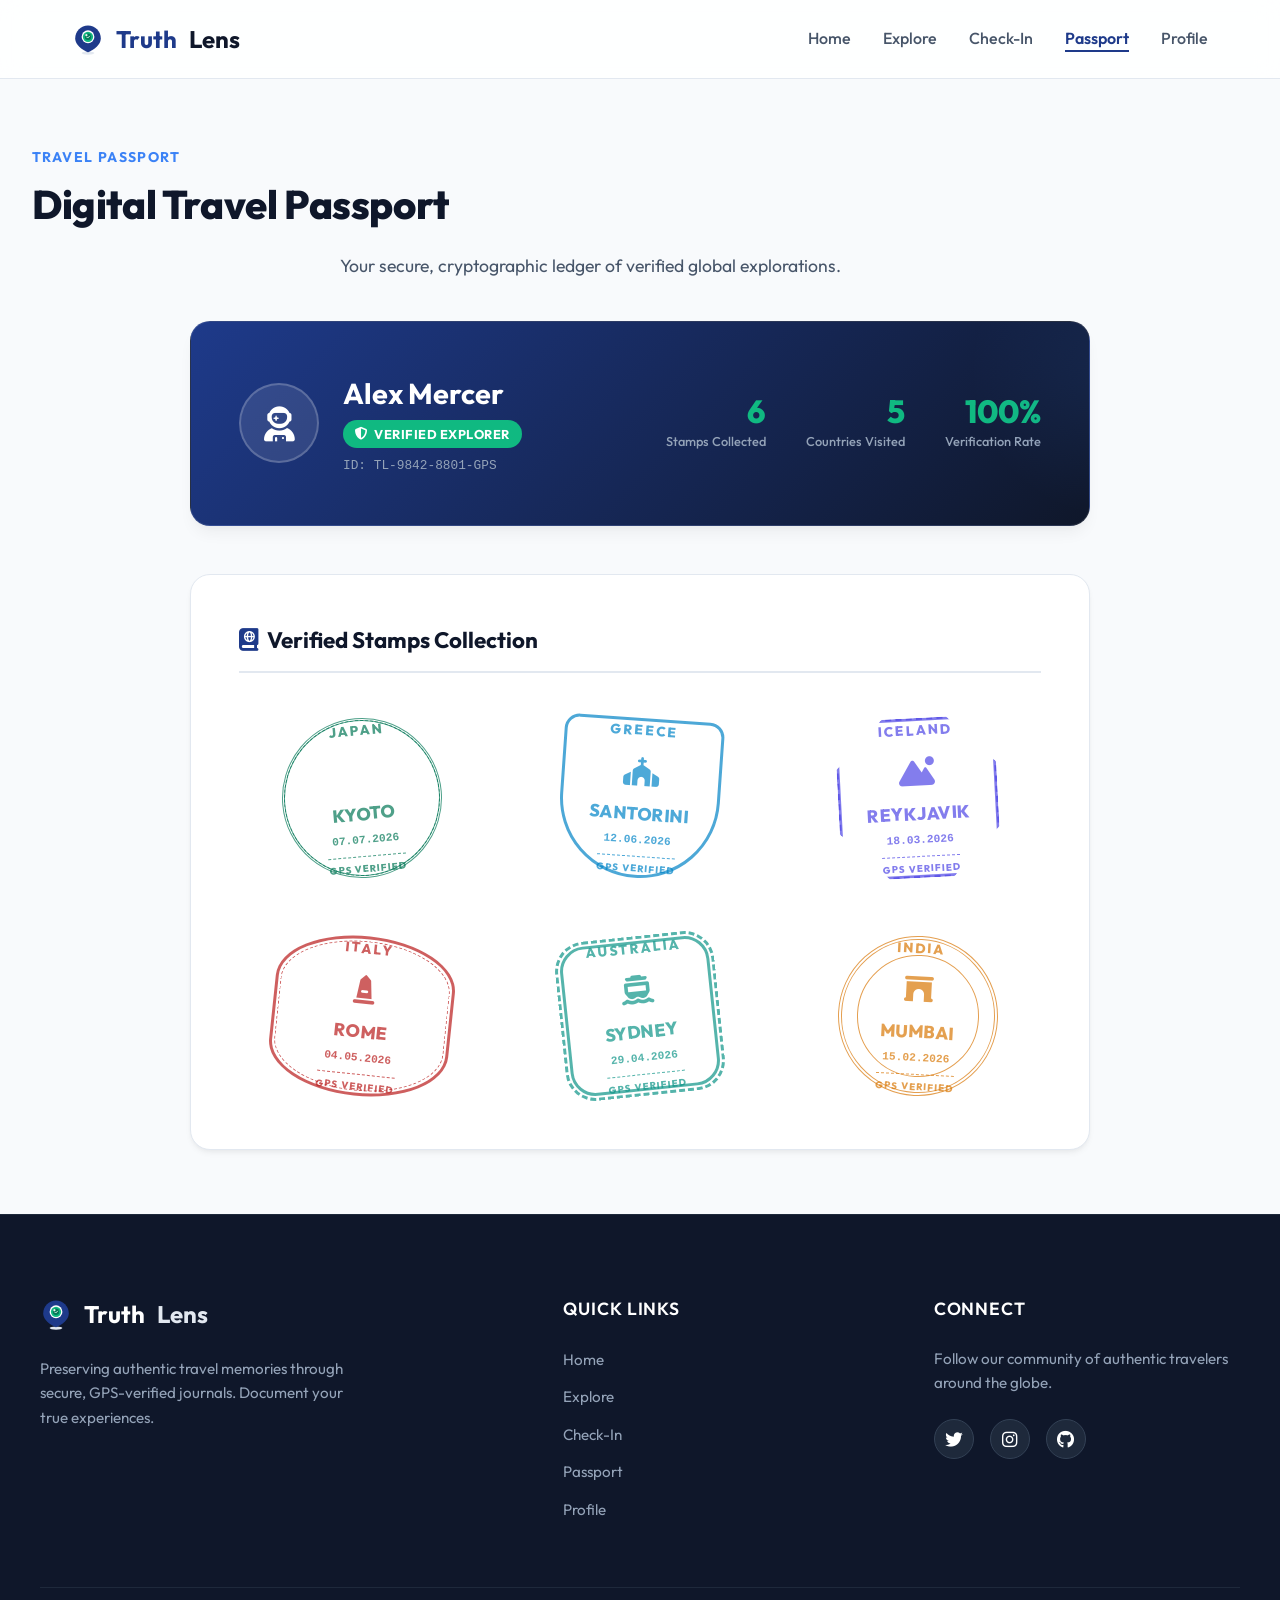
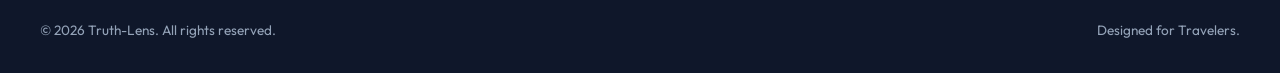
<file: passport.html>
<!DOCTYPE html>
<html lang="en">
<head>
    <meta charset="UTF-8">
    <meta name="viewport" content="width=device-width, initial-scale=1.0">
    <title>Digital Travel Passport | Truth-Lens</title>
    <!-- Font Awesome for Icons -->
    <link rel="stylesheet" href="https://cdnjs.cloudflare.com/ajax/libs/font-awesome/6.4.0/css/all.min.css">
    <!-- Main Stylesheet -->
    <link rel="stylesheet" href="css/style.css">
</head>
<body>

    <!-- Header Navigation -->
    <header class="header">
        <nav class="navbar" aria-label="Main Navigation">
            <a href="index.html" class="nav-logo" id="navLogo">
                <img src="assets/icons/logo.svg" alt="Truth-Lens Logo" class="logo-icon">
                Truth<span>Lens</span>
            </a>
            
            <button class="nav-toggle" id="navToggle" aria-label="Toggle navigation menu" aria-expanded="false">
                <span></span>
                <span></span>
                <span></span>
            </button>
            
            <ul class="nav-menu" id="navMenu">
                <li><a href="index.html" class="nav-link">Home</a></li>
                <li><a href="explore.html" class="nav-link">Explore</a></li>
                <li><a href="checkin.html" class="nav-link">Check-In</a></li>
                <li><a href="passport.html" class="nav-link active">Passport</a></li>
                <li><a href="profile.html" class="nav-link">Profile</a></li>
            </ul>
        </nav>
    </header>

    <!-- Main Content Area -->
    <main id="main-content" class="passport-page">
        <section class="passport-section">
            <div class="passport-header">
                <span class="section-tag">Travel Passport</span>
                <h1 class="section-title">Digital Travel Passport</h1>
                <p class="explore-subtitle">Your secure, cryptographic ledger of verified global explorations.</p>
            </div>

            <div class="passport-container">
                <!-- Passport Info Cover Card -->
                <div class="passport-cover-card">
                    <div class="passport-identity">
                        <div class="passport-avatar">
                            <i class="fa-solid fa-user-astronaut"></i>
                        </div>
                        <div class="passport-bio">
                            <h2 class="passport-name">Alex Mercer</h2>
                            <span class="passport-status-tag"><i class="fa-solid fa-shield-halved"></i> Verified Explorer</span>
                            <p class="passport-id-number">ID: TL-9842-8801-GPS</p>
                        </div>
                    </div>
                    
                    <!-- Stats Grid -->
                    <div class="passport-stats-grid">
                        <div class="passport-stat-item">
                            <span class="passport-stat-num">6</span>
                            <span class="passport-stat-label">Stamps Collected</span>
                        </div>
                        <div class="passport-stat-item">
                            <span class="passport-stat-num">5</span>
                            <span class="passport-stat-label">Countries Visited</span>
                        </div>
                        <div class="passport-stat-item">
                            <span class="passport-stat-num">100%</span>
                            <span class="passport-stat-label">Verification Rate</span>
                        </div>
                    </div>
                </div>

                <!-- Stamps Booklet Section -->
                <div class="passport-booklet">
                    <h3 class="booklet-title"><i class="fa-solid fa-book-atlas"></i> Verified Stamps Collection</h3>
                    
                    <div class="passport-stamps-grid">
                        
                        <!-- Stamp 1: Kyoto -->
                        <div class="passport-stamp stamp-kyoto">
                            <div class="stamp-inner">
                                <span class="stamp-country">JAPAN</span>
                                <div class="stamp-icon"><i class="fa-solid fa-gopuran"></i></div>
                                <span class="stamp-city">KYOTO</span>
                                <span class="stamp-date">07.07.2026</span>
                                <span class="stamp-verified-text">GPS VERIFIED</span>
                            </div>
                        </div>

                        <!-- Stamp 2: Santorini -->
                        <div class="passport-stamp stamp-santorini">
                            <div class="stamp-inner">
                                <span class="stamp-country">GREECE</span>
                                <div class="stamp-icon"><i class="fa-solid fa-church"></i></div>
                                <span class="stamp-city">SANTORINI</span>
                                <span class="stamp-date">12.06.2026</span>
                                <span class="stamp-verified-text">GPS VERIFIED</span>
                            </div>
                        </div>

                        <!-- Stamp 3: Reykjavik -->
                        <div class="passport-stamp stamp-reykjavik">
                            <div class="stamp-inner">
                                <span class="stamp-country">ICELAND</span>
                                <div class="stamp-icon"><i class="fa-solid fa-mountain-sun"></i></div>
                                <span class="stamp-city">REYKJAVIK</span>
                                <span class="stamp-date">18.03.2026</span>
                                <span class="stamp-verified-text">GPS VERIFIED</span>
                            </div>
                        </div>

                        <!-- Stamp 4: Rome -->
                        <div class="passport-stamp stamp-rome">
                            <div class="stamp-inner">
                                <span class="stamp-country">ITALY</span>
                                <div class="stamp-icon"><i class="fa-solid fa-monument"></i></div>
                                <span class="stamp-city">ROME</span>
                                <span class="stamp-date">04.05.2026</span>
                                <span class="stamp-verified-text">GPS VERIFIED</span>
                            </div>
                        </div>

                        <!-- Stamp 5: Sydney -->
                        <div class="passport-stamp stamp-sydney">
                            <div class="stamp-inner">
                                <span class="stamp-country">AUSTRALIA</span>
                                <div class="stamp-icon"><i class="fa-solid fa-ferry"></i></div>
                                <span class="stamp-city">SYDNEY</span>
                                <span class="stamp-date">29.04.2026</span>
                                <span class="stamp-verified-text">GPS VERIFIED</span>
                            </div>
                        </div>

                        <!-- Stamp 6: Mumbai -->
                        <div class="passport-stamp stamp-mumbai">
                            <div class="stamp-inner">
                                <span class="stamp-country">INDIA</span>
                                <div class="stamp-icon"><i class="fa-solid fa-archway"></i></div>
                                <span class="stamp-city">MUMBAI</span>
                                <span class="stamp-date">15.02.2026</span>
                                <span class="stamp-verified-text">GPS VERIFIED</span>
                            </div>
                        </div>

                    </div>
                </div>
            </div>
        </section>
    </main>

    <!-- Footer -->
    <footer class="footer">
        <div class="footer-container">
            <!-- Brand Column -->
            <div class="footer-col brand-col">
                <a href="index.html" class="footer-logo">
                    <img src="assets/icons/logo.svg" alt="Truth-Lens Logo" class="logo-icon">
                    Truth<span>Lens</span>
                </a>
                <p class="footer-tagline">Preserving authentic travel memories through secure, GPS-verified journals. Document your true experiences.</p>
            </div>
            
            <!-- Links Column -->
            <div class="footer-col links-col">
                <h4 class="footer-title">Quick Links</h4>
                <ul class="footer-links">
                    <li><a href="index.html">Home</a></li>
                    <li><a href="explore.html">Explore</a></li>
                    <li><a href="checkin.html">Check-In</a></li>
                    <li><a href="passport.html">Passport</a></li>
                    <li><a href="profile.html">Profile</a></li>
                </ul>
            </div>
            
            <!-- Socials Column -->
            <div class="footer-col socials-col">
                <h4 class="footer-title">Connect</h4>
                <p class="footer-social-text">Follow our community of authentic travelers around the globe.</p>
                <div class="footer-socials">
                    <a href="https://twitter.com" target="_blank" aria-label="Twitter"><i class="fa-brands fa-twitter"></i></a>
                    <a href="https://instagram.com" target="_blank" aria-label="Instagram"><i class="fa-brands fa-instagram"></i></a>
                    <a href="https://github.com" target="_blank" aria-label="GitHub"><i class="fa-brands fa-github"></i></a>
                </div>
            </div>
        </div>
        
        <div class="footer-bottom">
            <div class="footer-bottom-content">
                <p>&copy; 2026 Truth-Lens. All rights reserved.</p>
                <p>Designed for Travelers.</p>
            </div>
        </div>
    </footer>

    <!-- Main JavaScript Logic -->
    <script src="js/script.js"></script>
</body>
</html>
</file>
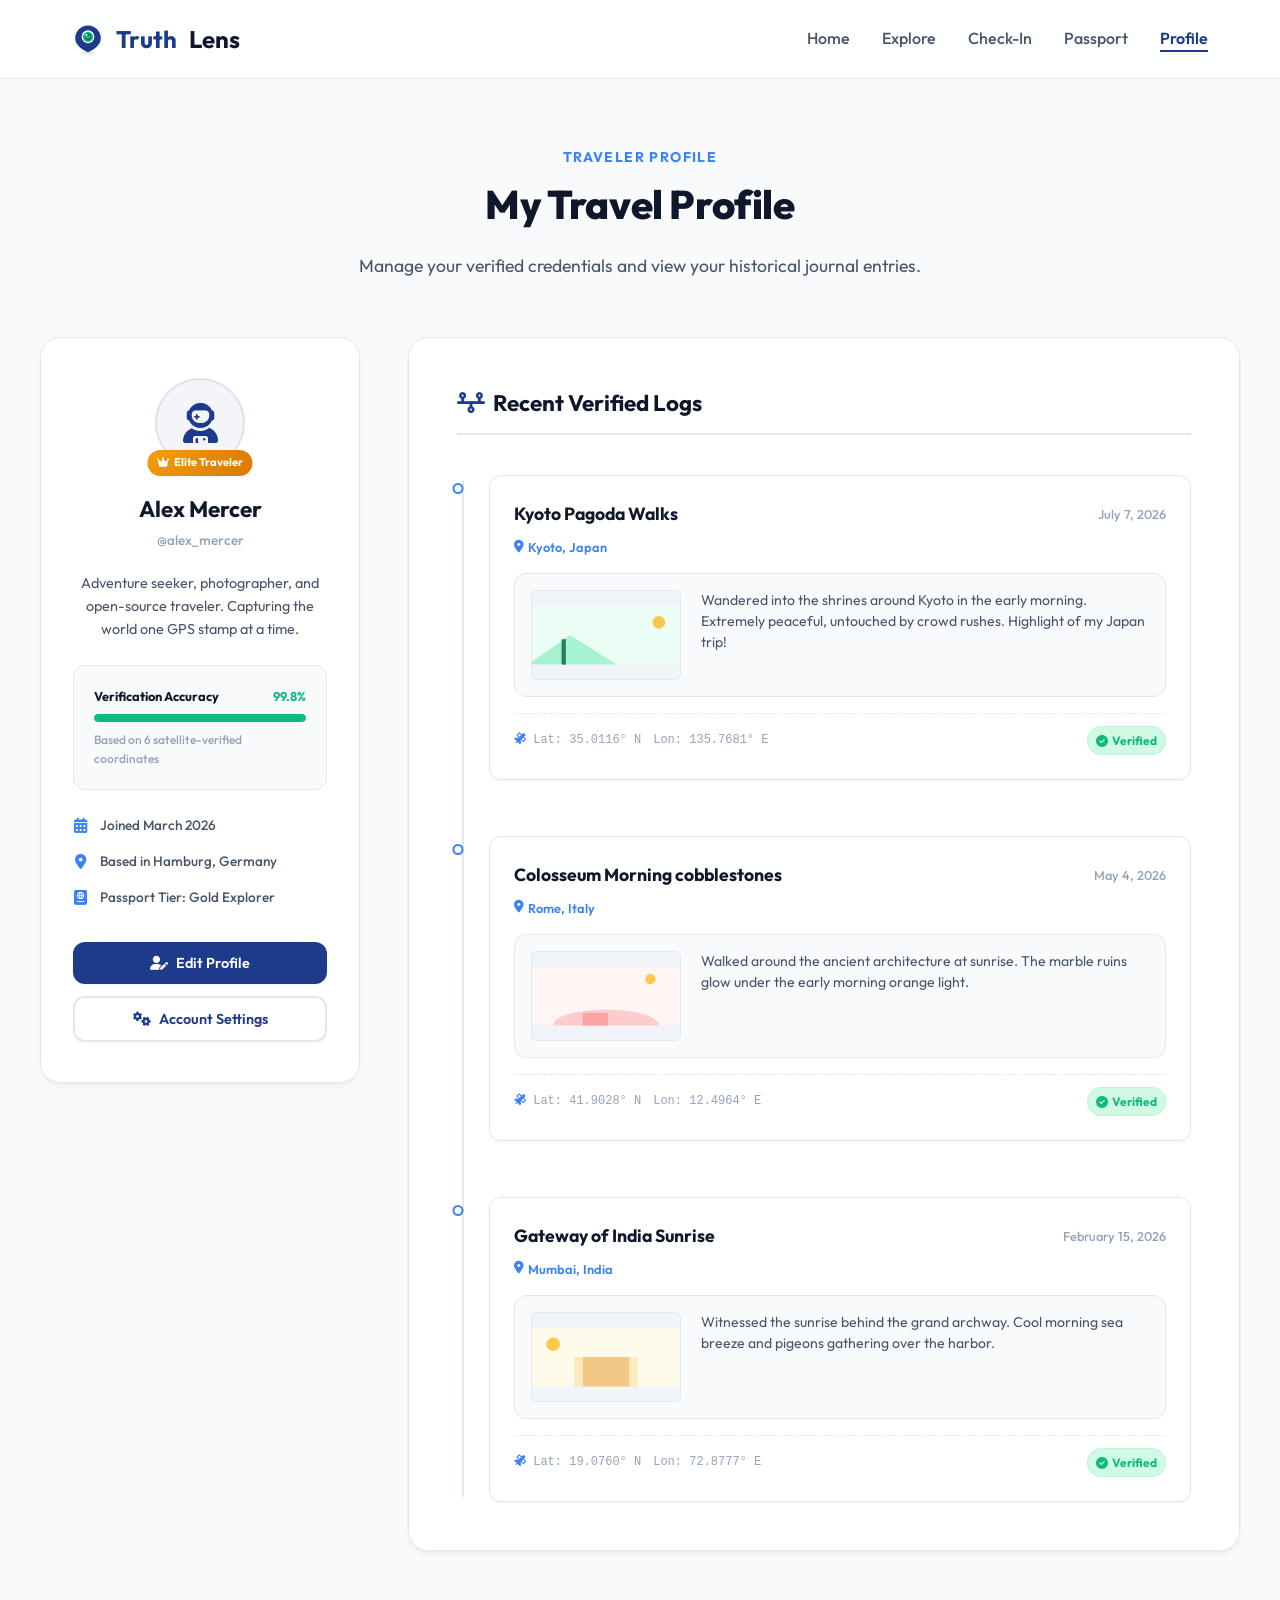
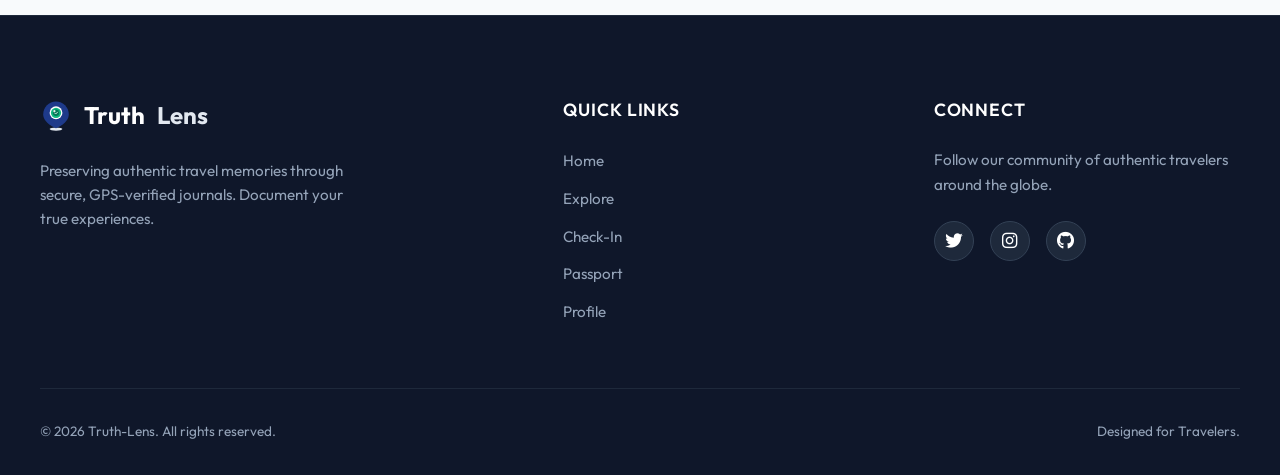
<file: profile.html>
<!DOCTYPE html>
<html lang="en">
<head>
    <meta charset="UTF-8">
    <meta name="viewport" content="width=device-width, initial-scale=1.0">
    <title>Traveler Profile | Truth-Lens</title>
    <!-- Font Awesome for Icons -->
    <link rel="stylesheet" href="https://cdnjs.cloudflare.com/ajax/libs/font-awesome/6.4.0/css/all.min.css">
    <!-- Main Stylesheet -->
    <link rel="stylesheet" href="css/style.css">
</head>
<body>

    <!-- Header Navigation -->
    <header class="header">
        <nav class="navbar" aria-label="Main Navigation">
            <a href="index.html" class="nav-logo" id="navLogo">
                <img src="assets/icons/logo.svg" alt="Truth-Lens Logo" class="logo-icon">
                Truth<span>Lens</span>
            </a>
            
            <button class="nav-toggle" id="navToggle" aria-label="Toggle navigation menu" aria-expanded="false">
                <span></span>
                <span></span>
                <span></span>
            </button>
            
            <ul class="nav-menu" id="navMenu">
                <li><a href="index.html" class="nav-link">Home</a></li>
                <li><a href="explore.html" class="nav-link">Explore</a></li>
                <li><a href="checkin.html" class="nav-link">Check-In</a></li>
                <li><a href="passport.html" class="nav-link">Passport</a></li>
                <li><a href="profile.html" class="nav-link active">Profile</a></li>
            </ul>
        </nav>
    </header>

    <!-- Main Content Area -->
    <main id="main-content" class="profile-page">
        <section class="profile-section">
            <div class="profile-header-top">
                <span class="section-tag">Traveler Profile</span>
                <h1 class="section-title">My Travel Profile</h1>
                <p class="explore-subtitle">Manage your verified credentials and view your historical journal entries.</p>
            </div>

            <div class="profile-container">
                <div class="profile-grid">
                    
                    <!-- Left Column: Profile Card -->
                    <div class="profile-sidebar">
                        <div class="profile-card">
                            <div class="profile-avatar-wrapper">
                                <div class="profile-avatar-icon"><i class="fa-solid fa-user-astronaut"></i></div>
                                <span class="profile-badge-elite"><i class="fa-solid fa-crown"></i> Elite Traveler</span>
                            </div>
                            
                            <h2 class="profile-display-name">Alex Mercer</h2>
                            <span class="profile-handle">@alex_mercer</span>
                            
                            <p class="profile-bio-text">Adventure seeker, photographer, and open-source traveler. Capturing the world one GPS stamp at a time.</p>
                            
                            <!-- Verification Accuracy Meter -->
                            <div class="profile-rating-box">
                                <div class="rating-label-row">
                                    <span>Verification Accuracy</span>
                                    <span class="rating-percentage">99.8%</span>
                                </div>
                                <div class="rating-bar-bg">
                                    <div class="rating-bar-fill" style="width: 99.8%;"></div>
                                </div>
                                <span class="rating-subtext">Based on 6 satellite-verified coordinates</span>
                            </div>

                            <!-- Traveler Bio stats -->
                            <ul class="profile-quick-stats">
                                <li>
                                    <span class="stat-icon-bullet"><i class="fa-solid fa-calendar-days"></i></span>
                                    <span class="stat-text">Joined March 2026</span>
                                </li>
                                <li>
                                    <span class="stat-icon-bullet"><i class="fa-solid fa-location-dot"></i></span>
                                    <span class="stat-text">Based in Hamburg, Germany</span>
                                </li>
                                <li>
                                    <span class="stat-icon-bullet"><i class="fa-solid fa-passport"></i></span>
                                    <span class="stat-text">Passport Tier: Gold Explorer</span>
                                </li>
                            </ul>

                            <div class="profile-actions">
                                <button class="btn btn-primary btn-edit-profile"><i class="fa-solid fa-user-pen"></i> Edit Profile</button>
                                <button class="btn btn-secondary btn-settings"><i class="fa-solid fa-gears"></i> Account Settings</button>
                            </div>
                        </div>
                    </div>

                    <!-- Right Column: Activity History -->
                    <div class="profile-activity-feed">
                        <h3 class="activity-feed-title"><i class="fa-solid fa-timeline"></i> Recent Verified Logs</h3>
                        
                        <div class="activity-timeline">
                            
                            <!-- Activity Item 1: Kyoto -->
                            <div class="activity-item">
                                <div class="activity-dot"></div>
                                <div class="activity-card-body">
                                    <div class="activity-card-header">
                                        <h4 class="activity-title">Kyoto Pagoda Walks</h4>
                                        <span class="activity-date">July 7, 2026</span>
                                    </div>
                                    <span class="activity-location"><i class="fa-solid fa-location-dot"></i> Kyoto, Japan</span>
                                    
                                    <div class="activity-preview-box">
                                        <div class="activity-preview-img">
                                            <svg viewBox="0 0 350 140" fill="none" xmlns="http://www.w3.org/2000/svg">
                                                <rect width="350" height="140" fill="#ECFDF5"/>
                                                <circle cx="300" cy="40" r="15" fill="#FBBF24" opacity="0.8"/>
                                                <path d="M-10 140 L90 70 L200 140 Z" fill="#A7F3D0"/>
                                                <rect x="70" y="80" width="10" height="60" fill="#065F46" opacity="0.8"/>
                                            </svg>
                                        </div>
                                        <div class="activity-preview-text">
                                            <p>Wandered into the shrines around Kyoto in the early morning. Extremely peaceful, untouched by crowd rushes. Highlight of my Japan trip!</p>
                                        </div>
                                    </div>

                                    <div class="activity-card-footer">
                                        <div class="activity-coords">
                                            <span><i class="fa-solid fa-satellite"></i> Lat: 35.0116° N</span>
                                            <span>Lon: 135.7681° E</span>
                                        </div>
                                        <span class="activity-badge-verified"><i class="fa-solid fa-circle-check"></i> Verified</span>
                                    </div>
                                </div>
                            </div>

                            <!-- Activity Item 2: Rome -->
                            <div class="activity-item">
                                <div class="activity-dot"></div>
                                <div class="activity-card-body">
                                    <div class="activity-card-header">
                                        <h4 class="activity-title">Colosseum Morning cobblestones</h4>
                                        <span class="activity-date">May 4, 2026</span>
                                    </div>
                                    <span class="activity-location"><i class="fa-solid fa-location-dot"></i> Rome, Italy</span>
                                    
                                    <div class="activity-preview-box">
                                        <div class="activity-preview-img">
                                            <svg viewBox="0 0 350 140" fill="none" xmlns="http://www.w3.org/2000/svg">
                                                <rect width="350" height="140" fill="#FFF5F5"/>
                                                <circle cx="280" cy="30" r="12" fill="#FBBF24" opacity="0.8"/>
                                                <path d="M50 140 C50 90 300 90 300 140 Z" fill="#FCA5A5" opacity="0.5"/>
                                                <rect x="120" y="110" width="60" height="30" fill="#EF4444" opacity="0.3"/>
                                            </svg>
                                        </div>
                                        <div class="activity-preview-text">
                                            <p>Walked around the ancient architecture at sunrise. The marble ruins glow under the early morning orange light.</p>
                                        </div>
                                    </div>

                                    <div class="activity-card-footer">
                                        <div class="activity-coords">
                                            <span><i class="fa-solid fa-satellite"></i> Lat: 41.9028° N</span>
                                            <span>Lon: 12.4964° E</span>
                                        </div>
                                        <span class="activity-badge-verified"><i class="fa-solid fa-circle-check"></i> Verified</span>
                                    </div>
                                </div>
                            </div>

                            <!-- Activity Item 3: Mumbai -->
                            <div class="activity-item">
                                <div class="activity-dot"></div>
                                <div class="activity-card-body">
                                    <div class="activity-card-header">
                                        <h4 class="activity-title">Gateway of India Sunrise</h4>
                                        <span class="activity-date">February 15, 2026</span>
                                    </div>
                                    <span class="activity-location"><i class="fa-solid fa-location-dot"></i> Mumbai, India</span>
                                    
                                    <div class="activity-preview-box">
                                        <div class="activity-preview-img">
                                            <svg viewBox="0 0 350 140" fill="none" xmlns="http://www.w3.org/2000/svg">
                                                <rect width="350" height="140" fill="#FFFBEB"/>
                                                <circle cx="50" cy="40" r="16" fill="#FBBF24" opacity="0.8"/>
                                                <rect x="100" y="70" width="150" height="70" fill="#F59E0B" opacity="0.2"/>
                                                <path d="M120 70 L230 70 L230 140 L120 140 Z" fill="#D97706" opacity="0.3"/>
                                            </svg>
                                        </div>
                                        <div class="activity-preview-text">
                                            <p>Witnessed the sunrise behind the grand archway. Cool morning sea breeze and pigeons gathering over the harbor.</p>
                                        </div>
                                    </div>

                                    <div class="activity-card-footer">
                                        <div class="activity-coords">
                                            <span><i class="fa-solid fa-satellite"></i> Lat: 19.0760° N</span>
                                            <span>Lon: 72.8777° E</span>
                                        </div>
                                        <span class="activity-badge-verified"><i class="fa-solid fa-circle-check"></i> Verified</span>
                                    </div>
                                </div>
                            </div>

                        </div>
                    </div>

                </div>
            </div>
        </section>
    </main>

    <!-- Footer -->
    <footer class="footer">
        <div class="footer-container">
            <!-- Brand Column -->
            <div class="footer-col brand-col">
                <a href="index.html" class="footer-logo">
                    <img src="assets/icons/logo.svg" alt="Truth-Lens Logo" class="logo-icon">
                    Truth<span>Lens</span>
                </a>
                <p class="footer-tagline">Preserving authentic travel memories through secure, GPS-verified journals. Document your true experiences.</p>
            </div>
            
            <!-- Links Column -->
            <div class="footer-col links-col">
                <h4 class="footer-title">Quick Links</h4>
                <ul class="footer-links">
                    <li><a href="index.html">Home</a></li>
                    <li><a href="explore.html">Explore</a></li>
                    <li><a href="checkin.html">Check-In</a></li>
                    <li><a href="passport.html">Passport</a></li>
                    <li><a href="profile.html">Profile</a></li>
                </ul>
            </div>
            
            <!-- Socials Column -->
            <div class="footer-col socials-col">
                <h4 class="footer-title">Connect</h4>
                <p class="footer-social-text">Follow our community of authentic travelers around the globe.</p>
                <div class="footer-socials">
                    <a href="https://twitter.com" target="_blank" aria-label="Twitter"><i class="fa-brands fa-twitter"></i></a>
                    <a href="https://instagram.com" target="_blank" aria-label="Instagram"><i class="fa-brands fa-instagram"></i></a>
                    <a href="https://github.com" target="_blank" aria-label="GitHub"><i class="fa-brands fa-github"></i></a>
                </div>
            </div>
        </div>
        
        <div class="footer-bottom">
            <div class="footer-bottom-content">
                <p>&copy; 2026 Truth-Lens. All rights reserved.</p>
                <p>Designed for Travelers.</p>
            </div>
        </div>
    </footer>

    <!-- Main JavaScript Logic -->
    <script src="js/script.js"></script>
</body>
</html>
</file>
<file: css/style.css>
/* ==========================================================================
   DESIGN SYSTEM & VARIABLES
   ========================================================================== */
@import url('https://fonts.googleapis.com/css2?family=Outfit:wght@300;400;500;600;700&display=swap');

:root {
    /* Color Palette */
    --primary: #1e3a8a;       /* Deep Travel Blue */
    --primary-light: #3b82f6; /* Accent Blue */
    --success: #10b981;       /* Verified Green */
    --success-light: #d1fae5; /* Soft Green background */
    --background: #f8fafc;    /* Clean Off-white */
    --surface: #ffffff;       /* Pure White for cards/nav */
    --text-primary: #0f172a;  /* Dark Slate for readability */
    --text-secondary: #475569;/* Slate Gray for secondary text */
    --text-light: #94a3b8;    /* Muted Gray */
    --border: #e2e8f0;        /* Light Border */
    
    /* Layout & Styling Tokens */
    --font-main: 'Outfit', sans-serif;
    --transition: all 0.3s cubic-bezier(0.4, 0, 0.2, 1);
    --shadow-sm: 0 1px 3px rgba(0, 0, 0, 0.05);
    --shadow-md: 0 4px 6px -1px rgba(0, 0, 0, 0.05), 0 2px 4px -1px rgba(0, 0, 0, 0.03);
    --shadow-lg: 0 10px 15px -3px rgba(0, 0, 0, 0.05), 0 4px 6px -2px rgba(0, 0, 0, 0.02);
    --radius-sm: 6px;
    --radius-md: 12px;
    --radius-lg: 20px;
    --max-width: 1200px;
}

/* ==========================================================================
   BASE RESET
   ========================================================================== */
* {
    box-sizing: border-box;
    margin: 0;
    padding: 0;
}

html {
    scroll-behavior: smooth;
}

body {
    font-family: var(--font-main);
    background-color: var(--background);
    color: var(--text-primary);
    line-height: 1.6;
    overflow-x: hidden;
}

a {
    color: inherit;
    text-decoration: none;
    transition: var(--transition);
}

button {
    font-family: var(--font-main);
    border: none;
    background: none;
    cursor: pointer;
    outline: none;
}

ul {
    list-style: none;
}

img {
    max-width: 100%;
    height: auto;
    display: block;
}

/* ==========================================================================
   NAVIGATION BAR
   ========================================================================== */
.header {
    position: fixed;
    top: 0;
    left: 0;
    width: 100%;
    z-index: 1000;
    background: rgba(255, 255, 255, 0.85);
    backdrop-filter: blur(12px);
    -webkit-backdrop-filter: blur(12px);
    border-bottom: 1px solid var(--border);
    transition: var(--transition);
}

.navbar {
    max-width: var(--max-width);
    margin: 0 auto;
    padding: 1.25rem 2rem;
    display: flex;
    justify-content: space-between;
    align-items: center;
}

/* Brand Logo */
.nav-logo {
    font-size: 1.5rem;
    font-weight: 700;
    color: var(--primary);
    display: flex;
    align-items: center;
    gap: 0.75rem;
}

.logo-icon {
    width: 32px;
    height: 32px;
    display: block;
    object-fit: contain;
}

.nav-logo span {
    color: var(--text-primary);
}

/* Navigation Links */
.nav-menu {
    display: flex;
    align-items: center;
    gap: 2rem;
}

.nav-link {
    font-size: 1rem;
    font-weight: 500;
    color: var(--text-secondary);
    position: relative;
    padding: 0.25rem 0;
}

.nav-link:hover {
    color: var(--primary);
}

/* Slide underline hover effect */
.nav-link::after {
    content: '';
    position: absolute;
    bottom: 0;
    left: 0;
    width: 0;
    height: 2px;
    background-color: var(--primary-light);
    transition: var(--transition);
}

.nav-link:hover::after {
    width: 100%;
}

.nav-link.active {
    color: var(--primary);
    font-weight: 600;
}

.nav-link.active::after {
    width: 100%;
    background-color: var(--primary);
}

/* Hamburger Toggle Button */
.nav-toggle {
    display: none;
    flex-direction: column;
    gap: 6px;
    width: 30px;
    height: 24px;
    justify-content: center;
}

.nav-toggle span {
    display: block;
    width: 100%;
    height: 2.5px;
    background-color: var(--text-primary);
    border-radius: 4px;
    transition: var(--transition);
}

/* Mobile Toggle Animation (Transforming into X) */
.nav-toggle.open span:nth-child(1) {
    transform: translateY(8px) rotate(45deg);
}

.nav-toggle.open span:nth-child(2) {
    opacity: 0;
}

.nav-toggle.open span:nth-child(3) {
    transform: translateY(-8px) rotate(-45deg);
}

/* ==========================================================================
   RESPONSIVE DESIGN (NAVIGATION ONLY)
   ========================================================================== */
@media (max-width: 768px) {
    .nav-toggle {
        display: flex;
    }

    .nav-menu {
        position: absolute;
        top: 100%;
        left: 0;
        width: 100%;
        background-color: var(--surface);
        border-bottom: 1px solid var(--border);
        flex-direction: column;
        align-items: stretch;
        gap: 0;
        padding: 1rem 0;
        max-height: 0;
        overflow: hidden;
        transition: max-height 0.4s ease-in-out;
        box-shadow: var(--shadow-lg);
    }

    .nav-menu.open {
        max-height: 300px; /* Adjust based on menu items height */
    }

    .nav-link {
        padding: 1rem 2rem;
        display: block;
        border-bottom: 1px solid rgba(0, 0, 0, 0.02);
    }

    .nav-link::after {
        display: none; /* Disable slide animation on mobile */
    }

    .nav-link.active {
        background-color: rgba(30, 58, 138, 0.05); /* Light blue accent background */
        border-left: 4px solid var(--primary);
    }
}

/* ==========================================================================
   BUTTONS
   ========================================================================== */
.btn {
    display: inline-flex;
    align-items: center;
    justify-content: center;
    gap: 0.5rem;
    padding: 0.85rem 1.75rem;
    font-size: 1rem;
    font-weight: 600;
    border-radius: var(--radius-md);
    transition: var(--transition);
    cursor: pointer;
    box-shadow: var(--shadow-sm);
}

.btn:hover {
    transform: translateY(-2px);
    box-shadow: var(--shadow-md);
}

.btn:active {
    transform: translateY(0);
}

.btn-primary {
    background-color: var(--primary);
    color: var(--surface);
}

.btn-primary:hover {
    background-color: var(--primary-light);
}

.btn-secondary {
    background-color: var(--surface);
    color: var(--primary);
    border: 2px solid var(--border);
}

.btn-secondary:hover {
    border-color: var(--primary-light);
    color: var(--primary-light);
}

/* ==========================================================================
   HERO SECTION
   ========================================================================== */
.hero {
    min-height: calc(100vh - 80px);
    margin-top: 80px; /* Offset for fixed header */
    display: flex;
    align-items: center;
    padding: 4rem 2rem;
    background: radial-gradient(circle at 10% 20%, rgba(224, 242, 254, 0.3) 0%, rgba(248, 250, 252, 0.3) 90%);
}

.hero-container {
    max-width: var(--max-width);
    margin: 0 auto;
    width: 100%;
    display: grid;
    grid-template-columns: 1.1fr 0.9fr;
    gap: 4rem;
    align-items: center;
}

/* Left Column - Text Content */
.hero-content {
    display: flex;
    flex-direction: column;
    align-items: flex-start;
}

.hero-badge {
    display: inline-flex;
    align-items: center;
    gap: 0.5rem;
    background-color: var(--success-light);
    color: var(--success);
    padding: 0.5rem 1rem;
    border-radius: 100px;
    font-size: 0.875rem;
    font-weight: 600;
    margin-bottom: 1.5rem;
    border: 1px solid rgba(16, 185, 129, 0.2);
}

.hero-title {
    font-size: 3.5rem;
    line-height: 1.15;
    font-weight: 800;
    color: var(--text-primary);
    margin-bottom: 1.5rem;
    letter-spacing: -0.02em;
}

.hero-subtitle {
    font-size: 1.125rem;
    color: var(--text-secondary);
    margin-bottom: 2.5rem;
    max-width: 520px;
}

.hero-actions {
    display: flex;
    gap: 1rem;
}

/* Right Column - Visual Mockup Card */
.hero-visual {
    display: flex;
    justify-content: center;
    align-items: center;
    position: relative;
}

.mock-card {
    background-color: var(--surface);
    border-radius: var(--radius-lg);
    box-shadow: var(--shadow-lg);
    border: 1px solid var(--border);
    overflow: hidden;
    width: 100%;
    max-width: 400px;
    transition: var(--transition);
}

.mock-card:hover {
    transform: translateY(-6px) rotate(1deg);
    box-shadow: 0 20px 25px -5px rgba(0, 0, 0, 0.08), 0 10px 10px -5px rgba(0, 0, 0, 0.04);
}

.mock-card-image {
    position: relative;
    background-color: #f1f5f9;
    aspect-ratio: 16/10;
}

.mock-card-image svg {
    width: 100%;
    height: 100%;
    display: block;
}

.mock-badge {
    position: absolute;
    top: 1rem;
    right: 1rem;
    display: inline-flex;
    align-items: center;
    gap: 0.25rem;
    background-color: var(--success);
    color: var(--surface);
    padding: 0.35rem 0.75rem;
    border-radius: 100px;
    font-size: 0.75rem;
    font-weight: 600;
    box-shadow: var(--shadow-sm);
}

.mock-card-body {
    padding: 1.5rem;
}

.mock-card-header {
    display: flex;
    justify-content: space-between;
    align-items: flex-start;
    margin-bottom: 0.75rem;
}

.mock-card-title {
    font-size: 1.25rem;
    font-weight: 700;
    color: var(--text-primary);
}

.mock-card-location {
    font-size: 0.875rem;
    color: var(--primary-light);
    font-weight: 500;
    margin-top: 0.15rem;
    display: flex;
    align-items: center;
    gap: 0.25rem;
}

.mock-card-date {
    font-size: 0.75rem;
    color: var(--text-light);
    font-weight: 500;
}

.mock-card-text {
    font-size: 0.925rem;
    color: var(--text-secondary);
    line-height: 1.5;
    margin-bottom: 1.25rem;
    font-style: italic;
}

.mock-card-coords {
    display: flex;
    gap: 1rem;
    padding-top: 0.75rem;
    border-top: 1px dashed var(--border);
    font-family: monospace;
    font-size: 0.75rem;
    color: var(--text-light);
}

.mock-card-coords i {
    color: var(--primary-light);
}

/* ==========================================================================
   RESPONSIVE DESIGN (HERO ONLY)
   ========================================================================== */
@media (max-width: 992px) {
    .hero-title {
        font-size: 2.75rem;
    }
}

@media (max-width: 768px) {
    .hero {
        padding: 3rem 1.5rem;
    }
    
    .hero-container {
        grid-template-columns: 1fr;
        gap: 3rem;
        text-align: center;
    }
    
    .hero-content {
        align-items: center;
    }
    
    .hero-subtitle {
        margin-left: auto;
        margin-right: auto;
    }
    
    .hero-actions {
        width: 100%;
        flex-direction: column;
        gap: 0.75rem;
    }
    
    .btn {
        width: 100%;
    }
}

/* ==========================================================================
   GLOBAL SECTION COMPONENT STYLES
   ========================================================================== */
.section-tag {
    font-size: 0.875rem;
    font-weight: 700;
    color: var(--primary-light);
    text-transform: uppercase;
    letter-spacing: 0.1em;
    margin-bottom: 0.75rem;
    display: inline-block;
}

.section-title {
    font-size: 2.5rem;
    line-height: 1.2;
    font-weight: 800;
    color: var(--text-primary);
    margin-bottom: 1.5rem;
    letter-spacing: -0.01em;
}

/* ==========================================================================
   ABOUT SECTION
   ========================================================================== */
.about {
    padding: 6rem 2rem;
    background-color: var(--surface);
    border-top: 1px solid var(--border);
    border-bottom: 1px solid var(--border);
}

.about-container {
    max-width: var(--max-width);
    margin: 0 auto;
    display: grid;
    grid-template-columns: 0.95fr 1.05fr;
    gap: 5rem;
    align-items: center;
}

/* Left Column - Visual comparison mockups */
.about-visual {
    display: flex;
    justify-content: center;
}

.comparison-container {
    display: flex;
    flex-direction: column;
    width: 100%;
    max-width: 380px;
    gap: 1rem;
}

.comparison-card {
    background-color: var(--background);
    padding: 1.25rem 1.5rem;
    border-radius: var(--radius-md);
    border: 1px solid var(--border);
    position: relative;
    box-shadow: var(--shadow-sm);
    transition: var(--transition);
}

.comparison-card:hover {
    transform: translateY(-2px);
    box-shadow: var(--shadow-md);
}

.comparison-card.unverified {
    border-left: 4px solid #ef4444; /* Alert Red */
    opacity: 0.7;
}

.comparison-card.verified {
    border-left: 4px solid var(--success); /* Success Green */
    background-color: var(--surface);
    box-shadow: var(--shadow-md);
}

.comp-badge-danger {
    display: inline-flex;
    align-items: center;
    gap: 0.25rem;
    color: #ef4444;
    font-size: 0.75rem;
    font-weight: 700;
    text-transform: uppercase;
    letter-spacing: 0.05em;
    margin-bottom: 0.5rem;
}

.comp-badge-success {
    display: inline-flex;
    align-items: center;
    gap: 0.25rem;
    color: var(--success);
    font-size: 0.75rem;
    font-weight: 700;
    text-transform: uppercase;
    letter-spacing: 0.05em;
    margin-bottom: 0.5rem;
}

.comp-text {
    font-size: 0.95rem;
    color: var(--text-primary);
    font-weight: 500;
    margin-bottom: 0.5rem;
}

.comp-meta {
    font-size: 0.75rem;
    color: var(--text-light);
    display: block;
}

.comparison-card.verified .comp-meta {
    color: var(--primary-light);
    font-weight: 500;
}

.comparison-arrow {
    display: flex;
    align-items: center;
    justify-content: center;
    gap: 0.75rem;
    color: var(--text-light);
    font-size: 0.85rem;
    font-weight: 600;
    padding: 0.5rem 0;
}

.comparison-arrow i {
    color: var(--primary-light);
    animation: bounceDown 2s infinite;
}

@keyframes bounceDown {
    0%, 100% { transform: translateY(0); }
    50% { transform: translateY(4px); }
}

/* Right Column - Text Pillars */
.about-content {
    display: flex;
    flex-direction: column;
}

.section-desc {
    font-size: 1.1rem;
    color: var(--text-secondary);
    line-height: 1.7;
    margin-bottom: 2.5rem;
}

.section-desc strong {
    color: var(--primary);
}

.about-pillars {
    display: flex;
    flex-direction: column;
    gap: 1.75rem;
}

.about-pillar {
    display: flex;
    gap: 1.25rem;
    align-items: flex-start;
}

.pillar-icon {
    display: flex;
    align-items: center;
    justify-content: center;
    width: 48px;
    height: 48px;
    background-color: rgba(30, 58, 138, 0.05); /* light primary blue tint */
    color: var(--primary);
    border-radius: var(--radius-md);
    font-size: 1.25rem;
    flex-shrink: 0;
    border: 1px solid rgba(30, 58, 138, 0.1);
}

.pillar-text h3 {
    font-size: 1.125rem;
    font-weight: 700;
    color: var(--text-primary);
    margin-bottom: 0.35rem;
}

.pillar-text p {
    font-size: 0.95rem;
    color: var(--text-secondary);
    line-height: 1.5;
}

/* ==========================================================================
   RESPONSIVE DESIGN (ABOUT ONLY)
   ========================================================================== */
@media (max-width: 992px) {
    .about-container {
        gap: 3rem;
    }
    
    .section-title {
        font-size: 2.25rem;
    }
}

@media (max-width: 768px) {
    .about {
        padding: 4rem 1.5rem;
    }
    
    .about-container {
        grid-template-columns: 1fr;
        gap: 4rem;
    }
    
    .about-visual {
        order: 2; /* Mockup card goes under the text on mobile */
    }
    
    .about-content {
        order: 1;
        text-align: center;
        align-items: center;
    }
    
    .about-pillar {
        text-align: left;
    }
}

/* ==========================================================================
   FEATURES SECTION
   ========================================================================== */
.features {
    padding: 6rem 2rem;
    background-color: var(--background);
    border-bottom: 1px solid var(--border);
}

.features-container {
    max-width: var(--max-width);
    margin: 0 auto;
}

.features-header {
    text-align: center;
    max-width: 600px;
    margin: 0 auto 4rem auto;
}

.features-lead {
    font-size: 1.1rem;
    color: var(--text-secondary);
    line-height: 1.6;
}

.features-grid {
    display: grid;
    grid-template-columns: repeat(auto-fit, minmax(240px, 1fr));
    gap: 2rem;
}

.feature-card {
    background-color: var(--surface);
    padding: 2.5rem 2rem;
    border-radius: var(--radius-lg);
    border: 1px solid var(--border);
    box-shadow: var(--shadow-sm);
    transition: var(--transition);
    display: flex;
    flex-direction: column;
    align-items: flex-start;
}

.feature-card:hover {
    transform: translateY(-5px);
    box-shadow: var(--shadow-lg);
    border-color: rgba(30, 58, 138, 0.2);
}

.feature-icon {
    display: flex;
    align-items: center;
    justify-content: center;
    width: 60px;
    height: 60px;
    background-color: rgba(30, 58, 138, 0.05); /* very light primary blue */
    color: var(--primary);
    border-radius: var(--radius-md);
    font-size: 1.5rem;
    margin-bottom: 1.5rem;
    transition: var(--transition);
    border: 1px solid rgba(30, 58, 138, 0.1);
}

.feature-card:hover .feature-icon {
    background-color: var(--primary);
    color: var(--surface);
    transform: scale(1.1);
}

/* Alternate green icon hover glow for every second card */
.feature-card:nth-child(even):hover .feature-icon {
    background-color: var(--success);
    color: var(--surface);
}

.feature-card:nth-child(even):hover {
    border-color: rgba(16, 185, 129, 0.3);
}

.feature-card-title {
    font-size: 1.25rem;
    font-weight: 700;
    color: var(--text-primary);
    margin-bottom: 0.75rem;
}

.feature-card-text {
    font-size: 0.95rem;
    color: var(--text-secondary);
    line-height: 1.6;
}

/* ==========================================================================
   RESPONSIVE DESIGN (FEATURES ONLY)
   ========================================================================== */
@media (max-width: 768px) {
    .features {
        padding: 4rem 1.5rem;
    }
    
    .features-header {
        margin-bottom: 3rem;
    }
    
    .feature-card {
        padding: 2rem 1.5rem;
        align-items: center;
        text-align: center;
    }
    
    .feature-icon {
        margin-left: auto;
        margin-right: auto;
    }
}

/* ==========================================================================
   POPULAR DESTINATIONS SECTION
   ========================================================================== */
.destinations {
    padding: 6rem 2rem;
    background-color: var(--surface);
    border-bottom: 1px solid var(--border);
}

.destinations-container {
    max-width: var(--max-width);
    margin: 0 auto;
}

.destinations-header {
    text-align: center;
    max-width: 600px;
    margin: 0 auto 4rem auto;
}

.destinations-lead {
    font-size: 1.1rem;
    color: var(--text-secondary);
    line-height: 1.6;
}

.destinations-grid {
    display: grid;
    grid-template-columns: repeat(auto-fit, minmax(300px, 1fr));
    gap: 2.5rem;
}

.destination-card {
    background-color: var(--surface);
    border-radius: var(--radius-lg);
    border: 1px solid var(--border);
    box-shadow: var(--shadow-sm);
    overflow: hidden;
    transition: var(--transition);
    display: flex;
    flex-direction: column;
}

.destination-card:hover {
    transform: translateY(-6px);
    box-shadow: var(--shadow-lg);
    border-color: rgba(30, 58, 138, 0.15);
}

.destination-img-wrapper {
    position: relative;
    aspect-ratio: 16/10;
    overflow: hidden;
    background-color: #f1f5f9;
}

.destination-img-wrapper svg {
    width: 100%;
    height: 100%;
    display: block;
    transition: var(--transition);
}

.destination-card:hover .destination-img-wrapper svg {
    transform: scale(1.06);
}

.destination-badge {
    position: absolute;
    top: 1rem;
    right: 1rem;
    display: inline-flex;
    align-items: center;
    gap: 0.25rem;
    background-color: var(--primary);
    color: var(--surface);
    padding: 0.35rem 0.75rem;
    border-radius: 100px;
    font-size: 0.75rem;
    font-weight: 600;
    box-shadow: var(--shadow-sm);
}

/* Green badge for odd cards, blue for even cards for variation */
.destination-card:nth-child(odd) .destination-badge {
    background-color: var(--success);
}

.destination-body {
    padding: 1.75rem;
    display: flex;
    flex-direction: column;
    flex-grow: 1;
}

.destination-meta {
    display: flex;
    justify-content: space-between;
    align-items: baseline;
    margin-bottom: 0.5rem;
}

.destination-name {
    font-size: 1.5rem;
    font-weight: 700;
    color: var(--text-primary);
}

.destination-country {
    font-size: 0.875rem;
    font-weight: 600;
    color: var(--text-secondary);
    background-color: var(--background);
    padding: 0.15rem 0.5rem;
    border-radius: var(--radius-sm);
    border: 1px solid var(--border);
}

.destination-coords {
    font-family: monospace;
    font-size: 0.75rem;
    color: var(--primary-light);
    font-weight: 600;
    margin-bottom: 1rem;
    display: flex;
    align-items: center;
    gap: 0.25rem;
}

.destination-coords i {
    font-size: 0.85rem;
}

.destination-desc {
    font-size: 0.95rem;
    color: var(--text-secondary);
    line-height: 1.5;
    margin-bottom: 1.5rem;
    flex-grow: 1;
}

.btn-destination-link {
    display: inline-flex;
    align-items: center;
    gap: 0.5rem;
    font-size: 0.925rem;
    font-weight: 700;
    color: var(--primary);
    transition: var(--transition);
    align-self: flex-start;
}

.btn-destination-link i {
    transition: var(--transition);
}

.destination-card:hover .btn-destination-link {
    color: var(--primary-light);
}

.destination-card:hover .btn-destination-link i {
    transform: translateX(4px);
}

/* ==========================================================================
   RESPONSIVE DESIGN (DESTINATIONS ONLY)
   ========================================================================== */
@media (max-width: 768px) {
    .destinations {
        padding: 4rem 1.5rem;
    }
    
    .destinations-header {
        margin-bottom: 3rem;
    }
    
    .destinations-grid {
        grid-template-columns: 1fr;
        gap: 2rem;
    }
}

/* ==========================================================================
   FOOTER SECTION
   ========================================================================== */
.footer {
    background-color: #0f172a; /* Slate 900 (Elegant Dark Blue/Gray) */
    color: #94a3b8; /* Slate 400 */
    padding: 5rem 2rem 2rem 2rem;
    border-top: 1px solid #1e293b; /* Slate 800 */
}

.footer-container {
    max-width: var(--max-width);
    margin: 0 auto;
    display: grid;
    grid-template-columns: 1.5fr 1fr 1fr;
    gap: 4rem;
}

.footer-col {
    display: flex;
    flex-direction: column;
    gap: 1.5rem;
}

/* Brand Column */
.footer-logo {
    font-size: 1.5rem;
    font-weight: 700;
    color: var(--surface);
    display: flex;
    align-items: center;
    gap: 0.75rem;
    align-self: flex-start;
}

.footer-logo span {
    color: #e2e8f0;
}

.footer-tagline {
    font-size: 0.95rem;
    line-height: 1.6;
    max-width: 320px;
}

/* Titles */
.footer-title {
    font-size: 1.1rem;
    font-weight: 600;
    color: var(--surface);
    letter-spacing: 0.05em;
    text-transform: uppercase;
}

/* Links */
.footer-links {
    display: flex;
    flex-direction: column;
    gap: 0.75rem;
}

.footer-links a {
    font-size: 0.95rem;
    transition: var(--transition);
}

.footer-links a:hover {
    color: var(--primary-light);
    transform: translateX(4px);
}

/* Socials Column */
.footer-social-text {
    font-size: 0.95rem;
    line-height: 1.6;
}

.footer-socials {
    display: flex;
    gap: 1rem;
}

.footer-socials a {
    display: flex;
    align-items: center;
    justify-content: center;
    width: 40px;
    height: 40px;
    background-color: #1e293b; /* Slate 800 */
    color: var(--surface);
    border-radius: 50%;
    font-size: 1.1rem;
    transition: var(--transition);
    border: 1px solid #334155; /* Slate 700 */
}

.footer-socials a:hover {
    background-color: var(--primary-light);
    border-color: var(--primary-light);
    color: var(--surface);
    transform: translateY(-3px);
}

/* Footer Bottom Bar */
.footer-bottom {
    max-width: var(--max-width);
    margin: 4rem auto 0 auto;
    padding-top: 2rem;
    border-top: 1px solid #1e293b;
    font-size: 0.85rem;
}

.footer-bottom-content {
    display: flex;
    justify-content: space-between;
    align-items: center;
    flex-wrap: wrap;
    gap: 1rem;
}

/* ==========================================================================
   RESPONSIVE DESIGN (FOOTER ONLY)
   ========================================================================== */
@media (max-width: 768px) {
    .footer {
        padding: 4rem 1.5rem 2rem 1.5rem;
    }
    
    .footer-container {
        grid-template-columns: 1fr;
        gap: 3rem;
    }
    
    .footer-col {
        gap: 1.25rem;
    }
    
    .footer-bottom {
        margin-top: 3rem;
    }
    
    .footer-bottom-content {
        flex-direction: column;
        text-align: center;
        gap: 0.5rem;
    }
}

/* ==========================================================================
   EXPLORE PAGE HERO & SEARCH BAR
   ========================================================================== */
.explore-hero {
    margin-top: 80px; /* Offset for fixed header */
    padding: 5rem 2rem 4rem 2rem;
    background: radial-gradient(circle at 90% 10%, rgba(16, 185, 129, 0.05) 0%, rgba(248, 250, 252, 1) 80%);
    text-align: center;
    border-bottom: 1px solid var(--border);
}

.explore-hero-container {
    max-width: var(--max-width);
    margin: 0 auto;
    display: flex;
    flex-direction: column;
    align-items: center;
}

.explore-subtitle {
    font-size: 1.1rem;
    color: var(--text-secondary);
    max-width: 600px;
    margin: 0 auto 2.5rem auto;
    line-height: 1.6;
}

/* Search Container styles */
.search-container {
    width: 100%;
    max-width: 650px;
}

.search-bar-wrapper {
    display: flex;
    align-items: center;
    background-color: var(--surface);
    border: 2px solid var(--border);
    border-radius: var(--radius-md);
    padding: 0.5rem 0.5rem 0.5rem 1.25rem;
    box-shadow: var(--shadow-sm);
    transition: var(--transition);
}

.search-bar-wrapper:focus-within {
    border-color: var(--primary-light);
    box-shadow: 0 0 0 4px rgba(59, 130, 246, 0.15);
}

.search-icon {
    color: var(--text-light);
    font-size: 1.1rem;
    margin-right: 0.75rem;
}

.search-bar-wrapper input {
    flex-grow: 1;
    border: none;
    outline: none;
    font-family: var(--font-main);
    font-size: 1rem;
    color: var(--text-primary);
    background: transparent;
}

.search-bar-wrapper input::placeholder {
    color: var(--text-light);
}

.search-bar-wrapper .btn-primary {
    padding: 0.7rem 1.5rem;
    font-size: 0.95rem;
    box-shadow: none;
}

/* ==========================================================================
   EXPLORE GRID & MEMORY CARDS
   ========================================================================== */
.explore-feed {
    padding: 5rem 2rem;
    background-color: var(--background);
}

.explore-feed-container {
    max-width: var(--max-width);
    margin: 0 auto;
}

.explore-grid {
    display: grid;
    grid-template-columns: repeat(auto-fill, minmax(320px, 1fr));
    gap: 3rem;
}

/* Explore Card Style */
.explore-card {
    background-color: var(--surface);
    border-radius: var(--radius-lg);
    border: 1px solid var(--border);
    box-shadow: var(--shadow-sm);
    overflow: hidden;
    display: flex;
    flex-direction: column;
    transition: var(--transition);
}

.explore-card:hover {
    transform: translateY(-5px);
    box-shadow: var(--shadow-lg);
    border-color: rgba(30, 58, 138, 0.15);
}

/* Card Header (Traveler Meta) */
.explore-card-header {
    display: flex;
    align-items: center;
    padding: 1.25rem 1.5rem;
    gap: 0.75rem;
    border-bottom: 1px solid rgba(0, 0, 0, 0.02);
}

.traveler-avatar {
    width: 40px;
    height: 40px;
    background-color: rgba(30, 58, 138, 0.05);
    color: var(--primary);
    border-radius: 50%;
    display: flex;
    align-items: center;
    justify-content: center;
    font-size: 1.1rem;
    border: 1px solid rgba(30, 58, 138, 0.1);
}

.traveler-info {
    display: flex;
    flex-direction: column;
    flex-grow: 1;
}

.traveler-username {
    font-size: 0.9rem;
    font-weight: 700;
    color: var(--text-primary);
}

.traveler-date {
    font-size: 0.75rem;
    color: var(--text-light);
    font-weight: 500;
}

.explore-badge-verified {
    display: inline-flex;
    align-items: center;
    gap: 0.25rem;
    background-color: var(--success-light);
    color: var(--success);
    font-size: 0.75rem;
    font-weight: 700;
    padding: 0.3rem 0.6rem;
    border-radius: 100px;
    border: 1px solid rgba(16, 185, 129, 0.1);
}

/* Card Image */
.explore-card-img {
    aspect-ratio: 16/10;
    overflow: hidden;
    background-color: #f1f5f9;
}

.explore-card-img svg {
    width: 100%;
    height: 100%;
    display: block;
}

/* Card Body */
.explore-card-body {
    padding: 1.5rem;
    display: flex;
    flex-direction: column;
    flex-grow: 1;
}

.explore-card-meta {
    display: flex;
    justify-content: space-between;
    align-items: flex-start;
    gap: 1rem;
    margin-bottom: 0.75rem;
}

.explore-card-title {
    font-size: 1.2rem;
    font-weight: 700;
    color: var(--text-primary);
}

.explore-card-location {
    font-size: 0.85rem;
    color: var(--primary-light);
    font-weight: 600;
    display: flex;
    align-items: center;
    gap: 0.25rem;
    white-space: nowrap;
}

.explore-card-text {
    font-size: 0.95rem;
    color: var(--text-secondary);
    line-height: 1.6;
    margin-bottom: 1.5rem;
    flex-grow: 1;
}

.explore-card-coords {
    display: flex;
    gap: 1rem;
    padding-top: 0.75rem;
    border-top: 1px dashed var(--border);
    font-family: monospace;
    font-size: 0.75rem;
    color: var(--text-light);
    margin-top: auto;
}

.explore-card-coords i {
    color: var(--primary-light);
}

/* ==========================================================================
   RESPONSIVE DESIGN (EXPLORE ONLY)
   ========================================================================== */
@media (max-width: 768px) {
    .explore-hero {
        padding: 4rem 1.5rem 3rem 1.5rem;
    }
    
    .explore-hero .section-title {
        font-size: 2.25rem;
    }
    
    .search-bar-wrapper {
        padding-left: 0.75rem;
    }
    
    .search-bar-wrapper input {
        font-size: 0.9rem;
    }
    
    .explore-feed {
        padding: 3rem 1.5rem;
    }
    
    .explore-grid {
        grid-template-columns: 1fr;
        gap: 2rem;
    }
}

/* ==========================================================================
   CHECK-IN PAGE
   ========================================================================== */
.checkin-page {
    margin-top: 80px;
    background-color: var(--background);
    min-height: calc(100vh - 80px);
}

.checkin-section {
    padding: 4rem 2rem;
}

.checkin-header {
    text-align: center;
    margin-bottom: 3rem;
}

.checkin-container {
    max-width: 700px;
    margin: 0 auto;
}

.checkin-card {
    background-color: var(--surface);
    border-radius: var(--radius-lg);
    box-shadow: var(--shadow-md);
    padding: 3rem;
    border: 1px solid var(--border);
}

/* Form Styles */
.form-group {
    margin-bottom: 1.5rem;
    display: flex;
    flex-direction: column;
}

.form-group label {
    font-size: 0.9rem;
    font-weight: 600;
    color: var(--text-primary);
    margin-bottom: 0.5rem;
}

.form-group input[type="text"],
.form-group textarea {
    width: 100%;
    padding: 0.8rem 1rem;
    border: 2px solid var(--border);
    border-radius: var(--radius-md);
    font-family: var(--font-main);
    font-size: 1rem;
    color: var(--text-primary);
    background-color: var(--surface);
    transition: var(--transition);
}

.form-group input[type="text"]:focus,
.form-group textarea:focus {
    outline: none;
    border-color: var(--primary-light);
    box-shadow: 0 0 0 4px rgba(59, 130, 246, 0.15);
}

.form-row {
    display: flex;
    gap: 1.5rem;
}

.form-group.half {
    flex: 1;
}

/* GPS Specific Styles */
.gps-group-container {
    background-color: #f8fafc;
    padding: 1.5rem;
    border-radius: var(--radius-md);
    border: 1px dashed var(--border);
    margin-bottom: 2rem;
}

.gps-actions {
    display: flex;
    align-items: center;
    gap: 1rem;
    margin-bottom: 1rem;
}

.gps-actions .btn {
    padding: 0.6rem 1.2rem;
    font-size: 0.9rem;
}

.gps-status {
    font-size: 0.85rem;
    font-weight: 600;
    color: var(--success);
}

.readonly-input {
    background-color: #f1f5f9 !important;
    color: var(--text-secondary) !important;
    cursor: not-allowed;
    border-color: #e2e8f0 !important;
}

.readonly-input:focus {
    box-shadow: none !important;
    border-color: #e2e8f0 !important;
}

/* Upload Box Mock */
.upload-box {
    border: 2px dashed var(--border);
    border-radius: var(--radius-md);
    padding: 3rem 2rem;
    text-align: center;
    cursor: pointer;
    transition: var(--transition);
    display: flex;
    flex-direction: column;
    align-items: center;
    justify-content: center;
    background-color: #f8fafc;
}

.upload-box:hover {
    border-color: var(--primary-light);
    background-color: rgba(59, 130, 246, 0.05);
}

.upload-icon {
    font-size: 2.5rem;
    color: var(--primary-light);
    margin-bottom: 1rem;
}

.upload-box span {
    font-weight: 600;
    color: var(--text-primary);
}

.upload-subtext {
    font-size: 0.85rem;
    color: var(--text-light);
    margin-top: 0.25rem;
    font-weight: 400 !important;
}

/* Submit Button */
.submit-checkin-btn {
    width: 100%;
    padding: 1rem;
    font-size: 1.1rem;
    margin-top: 1rem;
}

/* Responsive Check-In */
@media (max-width: 768px) {
    .checkin-section {
        padding: 3rem 1.5rem;
    }

    .checkin-card {
        padding: 2rem 1.5rem;
    }

    .form-row {
        flex-direction: column;
        gap: 0;
    }
    
    .gps-actions {
        flex-direction: column;
        align-items: stretch;
    }
}

/* ==========================================================================
   PASSPORT PAGE
   ========================================================================== */
.passport-page {
    margin-top: 80px;
    background-color: var(--background);
    min-height: calc(100vh - 80px);
}

.passport-section {
    padding: 4rem 2rem;
}

.passport-container {
    max-width: 900px;
    margin: 0 auto;
    display: flex;
    flex-direction: column;
    gap: 3rem;
}

/* Profile Cover Card */
.passport-cover-card {
    background: linear-gradient(135deg, #1e3a8a 0%, #0f172a 100%);
    color: var(--surface);
    border-radius: var(--radius-lg);
    padding: 3rem;
    box-shadow: var(--shadow-lg);
    display: flex;
    justify-content: space-between;
    align-items: center;
    gap: 2rem;
    border: 1px solid rgba(255, 255, 255, 0.1);
    position: relative;
    overflow: hidden;
}

.passport-cover-card::before {
    content: '';
    position: absolute;
    top: -50%;
    right: -20%;
    width: 300px;
    height: 300px;
    background: radial-gradient(circle, rgba(59, 130, 246, 0.1) 0%, rgba(0,0,0,0) 70%);
    pointer-events: none;
}

.passport-identity {
    display: flex;
    align-items: center;
    gap: 1.5rem;
}

.passport-avatar {
    width: 80px;
    height: 80px;
    background-color: rgba(255, 255, 255, 0.1);
    color: var(--surface);
    border-radius: 50%;
    display: flex;
    align-items: center;
    justify-content: center;
    font-size: 2.2rem;
    border: 2px solid rgba(255, 255, 255, 0.2);
}

.passport-name {
    font-size: 1.8rem;
    font-weight: 700;
    margin-bottom: 0.25rem;
}

.passport-status-tag {
    display: inline-flex;
    align-items: center;
    gap: 0.35rem;
    background-color: var(--success);
    color: var(--surface);
    font-size: 0.8rem;
    font-weight: 700;
    padding: 0.25rem 0.75rem;
    border-radius: 100px;
    text-transform: uppercase;
    letter-spacing: 0.5px;
}

.passport-id-number {
    font-size: 0.8rem;
    color: var(--text-light);
    margin-top: 0.5rem;
    font-family: monospace;
}

/* Stats Grid */
.passport-stats-grid {
    display: flex;
    gap: 2.5rem;
}

.passport-stat-item {
    display: flex;
    flex-direction: column;
    text-align: right;
}

.passport-stat-num {
    font-size: 2rem;
    font-weight: 800;
    color: var(--success);
    line-height: 1;
    margin-bottom: 0.25rem;
}

.passport-stat-label {
    font-size: 0.8rem;
    color: var(--text-light);
    font-weight: 500;
    white-space: nowrap;
}

/* Stamp Booklet Card */
.passport-booklet {
    background-color: var(--surface);
    border-radius: var(--radius-lg);
    border: 1px solid var(--border);
    box-shadow: var(--shadow-md);
    padding: 3rem;
}

.booklet-title {
    font-size: 1.4rem;
    font-weight: 700;
    color: var(--text-primary);
    margin-bottom: 2.5rem;
    display: flex;
    align-items: center;
    gap: 0.5rem;
    border-bottom: 2px solid var(--border);
    padding-bottom: 0.75rem;
}

.booklet-title i {
    color: var(--primary);
}

/* Stamps Grid layout */
.passport-stamps-grid {
    display: grid;
    grid-template-columns: repeat(auto-fill, minmax(220px, 1fr));
    gap: 3rem 2rem;
    justify-items: center;
}

/* Individual Stamp designs */
.passport-stamp {
    width: 170px;
    height: 170px;
    padding: 5px;
    display: flex;
    align-items: center;
    justify-content: center;
    position: relative;
    transition: all 0.4s ease;
    user-select: none;
    cursor: pointer;
}

.stamp-inner {
    width: 100%;
    height: 100%;
    display: flex;
    flex-direction: column;
    align-items: center;
    justify-content: center;
    text-align: center;
    padding: 1rem;
    position: relative;
}

.stamp-country {
    font-size: 0.85rem;
    font-weight: 800;
    letter-spacing: 2px;
}

.stamp-icon {
    font-size: 1.8rem;
    margin: 0.4rem 0;
}

.stamp-city {
    font-size: 1.1rem;
    font-weight: 800;
    letter-spacing: 0.5px;
}

.stamp-date {
    font-size: 0.7rem;
    font-weight: 700;
    margin-top: 0.2rem;
    font-family: monospace;
}

.stamp-verified-text {
    font-size: 0.6rem;
    font-weight: 800;
    border-top: 1px dashed currentColor;
    margin-top: 0.4rem;
    padding-top: 0.25rem;
    letter-spacing: 1px;
}

/* --- Kyoto Stamp: Circular Emerald Green --- */
.stamp-kyoto {
    color: rgba(4, 120, 87, 0.7); /* Hex #047857 with transparency */
    transform: rotate(-5deg);
}
.stamp-kyoto .stamp-inner {
    border: 3px double currentColor;
    border-radius: 50%;
}
.stamp-kyoto::after {
    content: '';
    position: absolute;
    width: 154px;
    height: 154px;
    border: 1px dashed currentColor;
    border-radius: 50%;
    pointer-events: none;
}

/* --- Santorini Stamp: Shield Blue --- */
.stamp-santorini {
    color: rgba(2, 132, 199, 0.7); /* Hex #0284c7 */
    transform: rotate(4deg);
}
.stamp-santorini .stamp-inner {
    border: 3px solid currentColor;
    border-radius: 15px 15px 50% 50%;
}

/* --- Reykjavik Stamp: Octagon Indigo --- */
.stamp-reykjavik {
    color: rgba(79, 70, 229, 0.7); /* Hex #4f46e5 */
    transform: rotate(-3deg);
}
.stamp-reykjavik .stamp-inner {
    border: 3px solid currentColor;
    clip-path: polygon(30% 0%, 70% 0%, 100% 30%, 100% 70%, 70% 100%, 30% 100%, 0% 70%, 0% 30%);
}
/* Border fallback for clip-path */
.stamp-reykjavik::before {
    content: '';
    position: absolute;
    top: 5px; left: 5px; right: 5px; bottom: 5px;
    border: 2px dashed currentColor;
    clip-path: polygon(30% 0%, 70% 0%, 100% 30%, 100% 70%, 70% 100%, 30% 100%, 0% 70%, 0% 30%);
    pointer-events: none;
}

/* --- Rome Stamp: Oval Burgundy --- */
.stamp-rome {
    color: rgba(185, 28, 28, 0.7); /* Hex #b91c1c */
    transform: rotate(6deg);
    width: 190px;
}
.stamp-rome .stamp-inner {
    border: 3px solid currentColor;
    border-radius: 50% / 30%;
}
.stamp-rome::after {
    content: '';
    position: absolute;
    top: 10px; bottom: 10px; left: 10px; right: 10px;
    border: 1px dashed currentColor;
    border-radius: 50% / 30%;
    pointer-events: none;
}

/* --- Sydney Stamp: Wavy Border Teal --- */
.stamp-sydney {
    color: rgba(13, 148, 136, 0.7); /* Hex #0d9488 */
    transform: rotate(-6deg);
}
.stamp-sydney .stamp-inner {
    border: 3px dashed currentColor;
    border-radius: 30px;
    outline: 3px solid currentColor;
    outline-offset: -8px;
}

/* --- Mumbai Stamp: Double Circular Gold/Amber --- */
.stamp-mumbai {
    color: rgba(217, 119, 6, 0.7); /* Hex #d97706 */
    transform: rotate(3deg);
}
.stamp-mumbai .stamp-inner {
    border: 4px double currentColor;
    border-radius: 50%;
}
.stamp-mumbai::after {
    content: '';
    position: absolute;
    width: 120px;
    height: 120px;
    border: 1.5px solid currentColor;
    border-radius: 50%;
    pointer-events: none;
}

/* Hover effects for all stamps (looks like checking/straightening the stamp) */
.passport-stamp:hover {
    transform: rotate(0deg) scale(1.1);
    filter: drop-shadow(0 10px 15px rgba(0, 0, 0, 0.15));
    color: rgba(var(--color-stamp), 1.0); /* Full opacity color */
}

/* Specific opacity overrides on hover */
.stamp-kyoto:hover { color: rgba(4, 120, 87, 1); }
.stamp-santorini:hover { color: rgba(2, 132, 199, 1); }
.stamp-reykjavik:hover { color: rgba(79, 70, 229, 1); }
.stamp-rome:hover { color: rgba(185, 28, 28, 1); }
.stamp-sydney:hover { color: rgba(13, 148, 136, 1); }
.stamp-mumbai:hover { color: rgba(217, 119, 6, 1); }

/* ==========================================================================
   RESPONSIVE DESIGN (PASSPORT ONLY)
   ========================================================================== */
@media (max-width: 768px) {
    .passport-section {
        padding: 3rem 1.5rem;
    }

    .passport-cover-card {
        flex-direction: column;
        align-items: center;
        text-align: center;
        padding: 2rem;
    }

    .passport-identity {
        flex-direction: column;
    }

    .passport-stats-grid {
        justify-content: center;
        width: 100%;
        gap: 1.5rem;
    }

    .passport-stat-item {
        text-align: center;
        flex: 1;
    }

    .passport-booklet {
        padding: 2rem 1.5rem;
    }

    .passport-stamps-grid {
        grid-template-columns: 1fr;
        gap: 2rem;
    }
}

/* ==========================================================================
   PROFILE PAGE
   ========================================================================== */
.profile-page {
    margin-top: 80px;
    background-color: var(--background);
    min-height: calc(100vh - 80px);
}

.profile-section {
    padding: 4rem 2rem;
}

.profile-header-top {
    text-align: center;
    margin-bottom: 3.5rem;
}

.profile-container {
    max-width: var(--max-width);
    margin: 0 auto;
}

.profile-grid {
    display: grid;
    grid-template-columns: 320px 1fr;
    gap: 3rem;
    align-items: start;
}

/* Sidebar and Profile Card */
.profile-sidebar {
    position: sticky;
    top: 110px; /* Offset for fixed header + spacing */
}

.profile-card {
    background-color: var(--surface);
    border-radius: var(--radius-lg);
    border: 1px solid var(--border);
    box-shadow: var(--shadow-md);
    padding: 2.5rem 2rem;
    text-align: center;
}

.profile-avatar-wrapper {
    position: relative;
    display: inline-block;
    margin-bottom: 1.5rem;
}

.profile-avatar-icon {
    width: 90px;
    height: 90px;
    background-color: rgba(30, 58, 138, 0.05);
    color: var(--primary);
    border-radius: 50%;
    display: flex;
    align-items: center;
    justify-content: center;
    font-size: 2.5rem;
    border: 2px solid rgba(30, 58, 138, 0.1);
}

.profile-badge-elite {
    position: absolute;
    bottom: -8px;
    left: 50%;
    transform: translateX(-50%);
    background: linear-gradient(135deg, #f59e0b 0%, #d97706 100%);
    color: var(--surface);
    font-size: 0.7rem;
    font-weight: 700;
    padding: 0.25rem 0.6rem;
    border-radius: 100px;
    white-space: nowrap;
    box-shadow: var(--shadow-sm);
    display: flex;
    align-items: center;
    gap: 0.25rem;
}

.profile-display-name {
    font-size: 1.4rem;
    font-weight: 700;
    color: var(--text-primary);
    margin-bottom: 0.15rem;
}

.profile-handle {
    font-size: 0.85rem;
    color: var(--text-light);
    font-weight: 500;
    display: block;
    margin-bottom: 1.25rem;
}

.profile-bio-text {
    font-size: 0.9rem;
    color: var(--text-secondary);
    line-height: 1.6;
    margin-bottom: 1.5rem;
}

/* Rating / Progress box */
.profile-rating-box {
    background-color: #f8fafc;
    border-radius: var(--radius-md);
    padding: 1.25rem;
    border: 1px solid var(--border);
    margin-bottom: 1.5rem;
    text-align: left;
}

.rating-label-row {
    display: flex;
    justify-content: space-between;
    font-size: 0.8rem;
    font-weight: 700;
    color: var(--text-primary);
    margin-bottom: 0.5rem;
}

.rating-percentage {
    color: var(--success);
}

.rating-bar-bg {
    height: 8px;
    background-color: #e2e8f0;
    border-radius: 100px;
    overflow: hidden;
    margin-bottom: 0.5rem;
}

.rating-bar-fill {
    height: 100%;
    background-color: var(--success);
    border-radius: 100px;
}

.rating-subtext {
    font-size: 0.75rem;
    color: var(--text-light);
    font-weight: 500;
    display: block;
}

/* Sidebar Quick list */
.profile-quick-stats {
    list-style: none;
    padding: 0;
    margin: 0 0 2rem 0;
    text-align: left;
    display: flex;
    flex-direction: column;
    gap: 0.75rem;
}

.profile-quick-stats li {
    display: flex;
    align-items: center;
    gap: 0.75rem;
    font-size: 0.85rem;
    color: var(--text-secondary);
    font-weight: 500;
}

.stat-icon-bullet {
    color: var(--primary-light);
    font-size: 0.95rem;
    width: 15px;
    text-align: center;
}

/* Sidebar Buttons */
.profile-actions {
    display: flex;
    flex-direction: column;
    gap: 0.75rem;
}

.profile-actions .btn {
    width: 100%;
    padding: 0.75rem;
    font-size: 0.9rem;
}

.btn-edit-profile {
    display: flex;
    align-items: center;
    justify-content: center;
    gap: 0.5rem;
}

.btn-settings {
    display: flex;
    align-items: center;
    justify-content: center;
    gap: 0.5rem;
}

/* Right Feed and Activity list */
.profile-activity-feed {
    background-color: var(--surface);
    border-radius: var(--radius-lg);
    border: 1px solid var(--border);
    box-shadow: var(--shadow-md);
    padding: 3rem;
}

.activity-feed-title {
    font-size: 1.4rem;
    font-weight: 700;
    color: var(--text-primary);
    margin-bottom: 2.5rem;
    display: flex;
    align-items: center;
    gap: 0.5rem;
    border-bottom: 2px solid var(--border);
    padding-bottom: 0.75rem;
}

.activity-feed-title i {
    color: var(--primary);
}

/* Timeline Layout */
.activity-timeline {
    position: relative;
    padding-left: 2rem;
}

.activity-timeline::before {
    content: '';
    position: absolute;
    left: 4.5px;
    top: 5px;
    bottom: 5px;
    width: 2px;
    background-color: var(--border);
}

.activity-item {
    position: relative;
    margin-bottom: 3.5rem;
}

.activity-item:last-child {
    margin-bottom: 0;
}

.activity-dot {
    position: absolute;
    left: -2rem;
    top: 8px;
    width: 11px;
    height: 11px;
    border-radius: 50%;
    background-color: var(--surface);
    border: 2px solid var(--primary-light);
    transform: translateX(-4.5px);
    z-index: 2;
}

.activity-item:hover .activity-dot {
    background-color: var(--primary-light);
    box-shadow: 0 0 0 4px rgba(59, 130, 246, 0.2);
}

.activity-card-body {
    background-color: var(--surface);
    border-radius: var(--radius-md);
    border: 1px solid var(--border);
    padding: 1.5rem;
    box-shadow: var(--shadow-sm);
    transition: var(--transition);
}

.activity-card-body:hover {
    box-shadow: var(--shadow-md);
    border-color: rgba(30, 58, 138, 0.15);
}

.activity-card-header {
    display: flex;
    justify-content: space-between;
    align-items: center;
    margin-bottom: 0.25rem;
    gap: 1rem;
}

.activity-title {
    font-size: 1.1rem;
    font-weight: 700;
    color: var(--text-primary);
}

.activity-date {
    font-size: 0.8rem;
    color: var(--text-light);
    font-weight: 500;
}

.activity-location {
    font-size: 0.8rem;
    color: var(--primary-light);
    font-weight: 600;
    display: inline-flex;
    align-items: center;
    gap: 0.25rem;
    margin-bottom: 1rem;
}

/* Preview Box Structure */
.activity-preview-box {
    display: grid;
    grid-template-columns: 150px 1fr;
    gap: 1.25rem;
    background-color: #f8fafc;
    border-radius: var(--radius-md);
    border: 1px solid var(--border);
    padding: 1rem;
    margin-bottom: 1rem;
}

.activity-preview-img {
    border-radius: var(--radius-sm);
    overflow: hidden;
    height: 90px;
    background-color: #f1f5f9;
    border: 1px solid var(--border);
}

.activity-preview-img svg {
    width: 100%;
    height: 100%;
    display: block;
}

.activity-preview-text p {
    font-size: 0.88rem;
    color: var(--text-secondary);
    line-height: 1.5;
    margin: 0;
}

/* Card footer details */
.activity-card-footer {
    display: flex;
    justify-content: space-between;
    align-items: center;
    padding-top: 0.75rem;
    border-top: 1px dashed var(--border);
}

.activity-coords {
    font-family: monospace;
    font-size: 0.75rem;
    color: var(--text-light);
    display: flex;
    gap: 0.75rem;
}

.activity-coords i {
    color: var(--primary-light);
}

.activity-badge-verified {
    display: inline-flex;
    align-items: center;
    gap: 0.25rem;
    background-color: var(--success-light);
    color: var(--success);
    font-size: 0.75rem;
    font-weight: 700;
    padding: 0.25rem 0.5rem;
    border-radius: 100px;
    border: 1px solid rgba(16, 185, 129, 0.1);
}

/* ==========================================================================
   RESPONSIVE DESIGN (PROFILE ONLY)
   ========================================================================== */
@media (max-width: 992px) {
    .profile-grid {
        grid-template-columns: 1fr;
        gap: 2.5rem;
    }

    .profile-sidebar {
        position: static;
    }

    .profile-card {
        max-width: 500px;
        margin: 0 auto;
    }
}

@media (max-width: 768px) {
    .profile-section {
        padding: 3rem 1.5rem;
    }

    .profile-activity-feed {
        padding: 2rem 1.5rem;
    }

    .activity-preview-box {
        grid-template-columns: 1fr;
        gap: 1rem;
    }

    .activity-preview-img {
        height: 120px;
    }
}

/* ==========================================================================
   EXTRA SMALL MOBILE DEVICES (MAX-WIDTH: 480PX) - OPTIMIZATIONS
   ========================================================================== */
@media (max-width: 480px) {
    /* Touch Target & Sizing Adjustments */
    .btn,
    .btn-primary,
    .btn-secondary {
        min-height: 48px; /* Meet standard 48px minimum height for touch targets */
        display: inline-flex;
        align-items: center;
        justify-content: center;
        padding: 0.8rem 1.5rem;
    }

    .nav-link {
        padding: 0.9rem 1.5rem; /* Easy tap targets inside mobile menu drawer */
        min-height: 44px;
        display: flex;
        align-items: center;
    }

    /* Typography scale down to prevent line breaks and overflow */
    .section-title {
        font-size: 1.85rem !important;
        line-height: 1.25;
    }
    
    .hero-title {
        font-size: 2.2rem !important;
    }

    .section-tag {
        font-size: 0.75rem;
        padding: 0.35rem 0.75rem;
    }

    /* Padding reductions for compact margins */
    .hero,
    .about-section,
    .features-section,
    .destinations,
    .explore-hero,
    .explore-feed,
    .checkin-section,
    .passport-section,
    .profile-section {
        padding: 3rem 1rem !important;
    }

    /* Form specific adjustments */
    .checkin-card {
        padding: 1.75rem 1rem !important;
    }

    .gps-group-container {
        padding: 1rem !important;
    }

    .upload-box {
        padding: 2rem 1rem !important;
    }

    /* Passport specific adjustments */
    .passport-cover-card {
        padding: 1.5rem 1rem !important;
    }

    .passport-avatar {
        width: 70px;
        height: 70px;
        font-size: 1.8rem;
    }

    .passport-name {
        font-size: 1.5rem;
    }

    .passport-booklet {
        padding: 1.75rem 1rem !important;
    }

    .passport-stamp {
        width: 150px;
        height: 150px;
    }

    .stamp-inner {
        padding: 0.75rem;
    }

    .stamp-city {
        font-size: 0.95rem;
    }

    .stamp-icon {
        font-size: 1.5rem;
    }

    /* Profile specific adjustments */
    .profile-card {
        padding: 1.75rem 1rem !important;
    }

    .profile-activity-feed {
        padding: 1.75rem 1rem !important;
    }

    .activity-preview-box {
        padding: 0.75rem !important;
        grid-template-columns: 1fr !important;
    }

    /* Header Brand spacing */
    .logo-text {
        font-size: 1.15rem;
    }

    /* Footer list alignments */
    .footer-container {
        padding: 3rem 1rem 1rem 1rem;
    }

    .footer-col {
        margin-bottom: 1.75rem;
    }
}

/* ==========================================================================
   CUSTOM MODAL POPUP SYSTEM
   ========================================================================== */
.modal-overlay {
    position: fixed;
    top: 0;
    left: 0;
    width: 100%;
    height: 100%;
    background-color: rgba(15, 23, 42, 0.4); /* Transparent slate dark cover */
    backdrop-filter: blur(4px); /* Premium glassmorphism blur */
    -webkit-backdrop-filter: blur(4px);
    display: flex;
    align-items: center;
    justify-content: center;
    z-index: 9999; /* Ensure modal floats over everything, including the header */
    opacity: 0;
    transition: opacity 0.3s ease;
}

.modal-overlay.active {
    opacity: 1;
}

.modal-card {
    background-color: var(--surface);
    border-radius: var(--radius-lg);
    box-shadow: 0 25px 50px -12px rgba(0, 0, 0, 0.25);
    width: 90%;
    max-width: 460px;
    padding: 2.5rem;
    border: 1px solid var(--border);
    transform: scale(0.9);
    transition: transform 0.3s cubic-bezier(0.34, 1.56, 0.64, 1); /* Bouncy scale-up transition */
    text-align: center;
}

.modal-overlay.active .modal-card {
    transform: scale(1);
}

.modal-icon-container {
    width: 65px;
    height: 65px;
    border-radius: 50%;
    display: flex;
    align-items: center;
    justify-content: center;
    font-size: 1.8rem;
    margin: 0 auto 1.5rem auto;
}

/* Custom modal color variants */
.modal-icon-success {
    background-color: var(--success-light);
    color: var(--success);
    border: 2px solid rgba(16, 185, 129, 0.2);
}

.modal-icon-info {
    background-color: rgba(59, 130, 246, 0.08);
    color: var(--primary-light);
    border: 2px solid rgba(59, 130, 246, 0.2);
}

.modal-icon-warning {
    background-color: rgba(245, 158, 11, 0.08);
    color: #d97706;
    border: 2px solid rgba(245, 158, 11, 0.2);
}

.modal-title {
    font-size: 1.3rem;
    font-weight: 700;
    color: var(--text-primary);
    margin-bottom: 0.75rem;
}

.modal-message {
    font-size: 0.95rem;
    color: var(--text-secondary);
    line-height: 1.6;
    margin-bottom: 1.75rem;
}

.modal-close-btn {
    width: 100%;
    padding: 0.8rem;
    font-size: 1rem;
    font-weight: 600;
}
</file>
